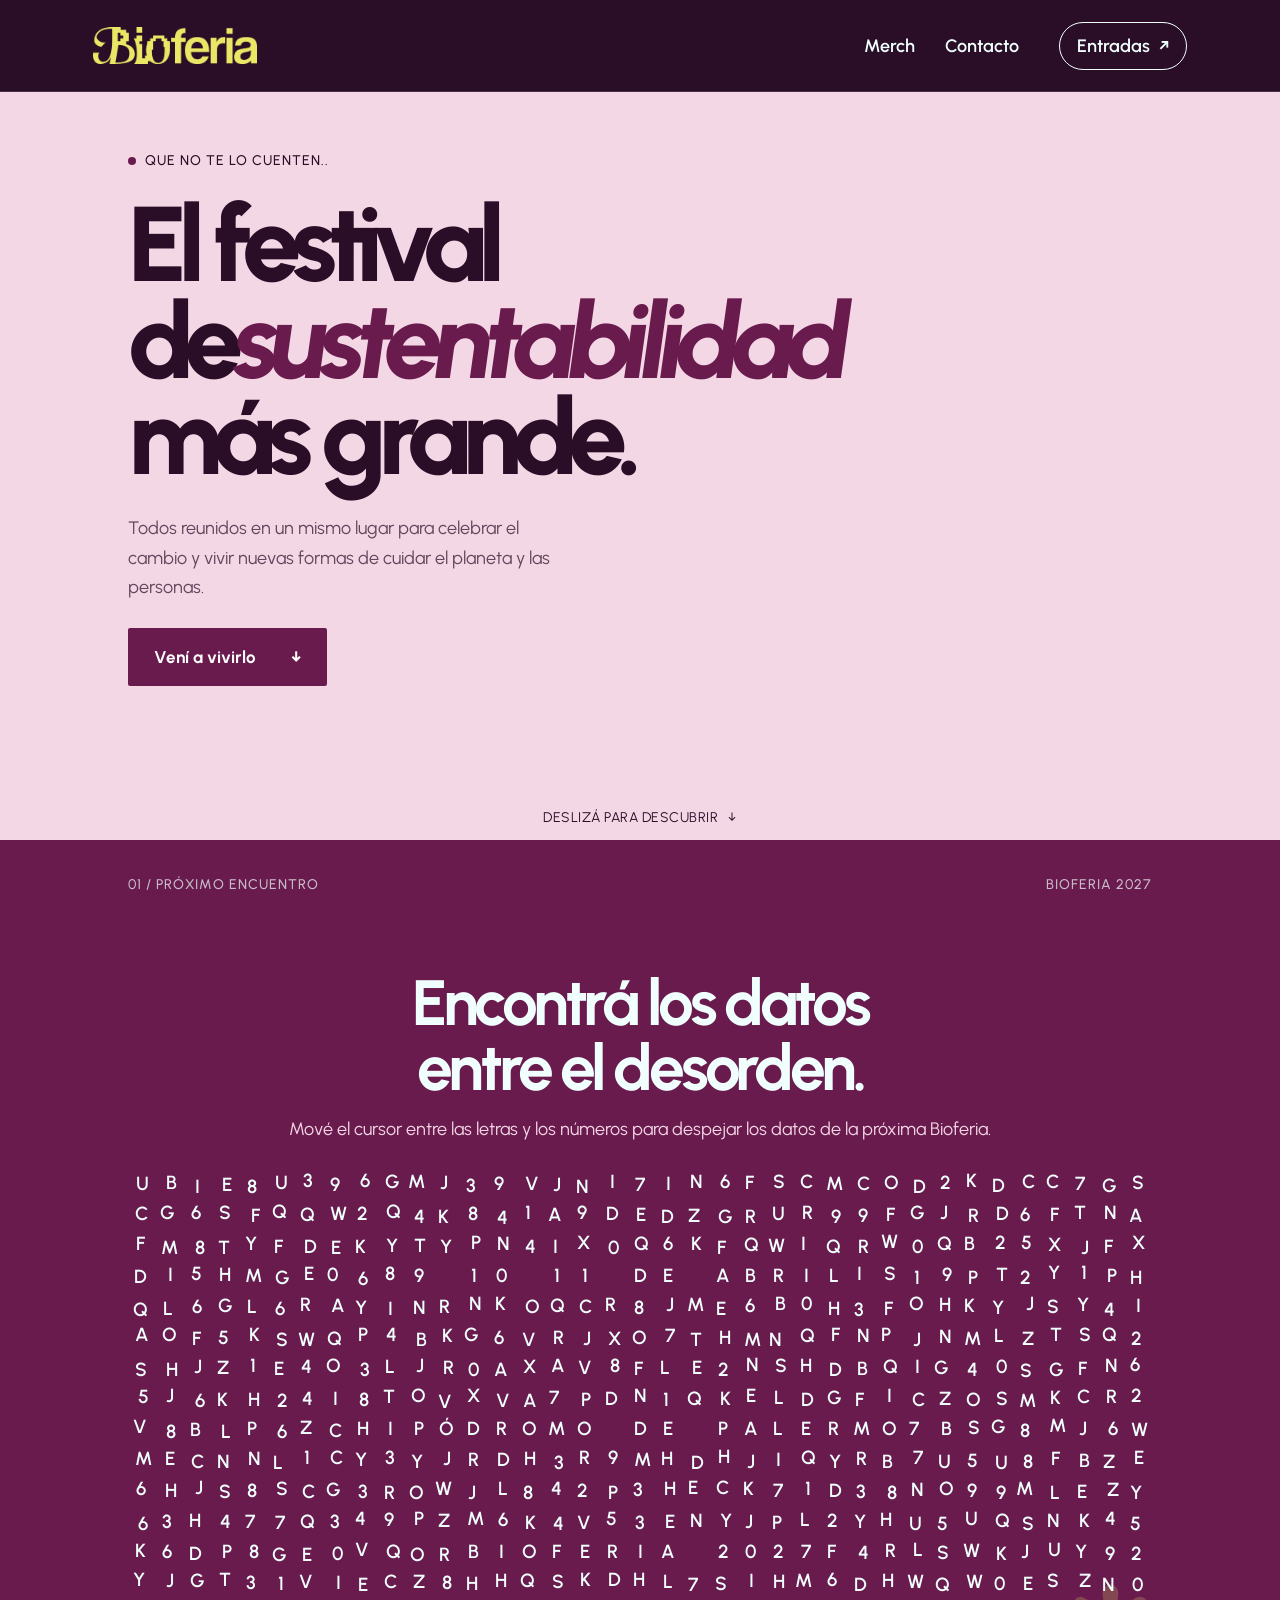
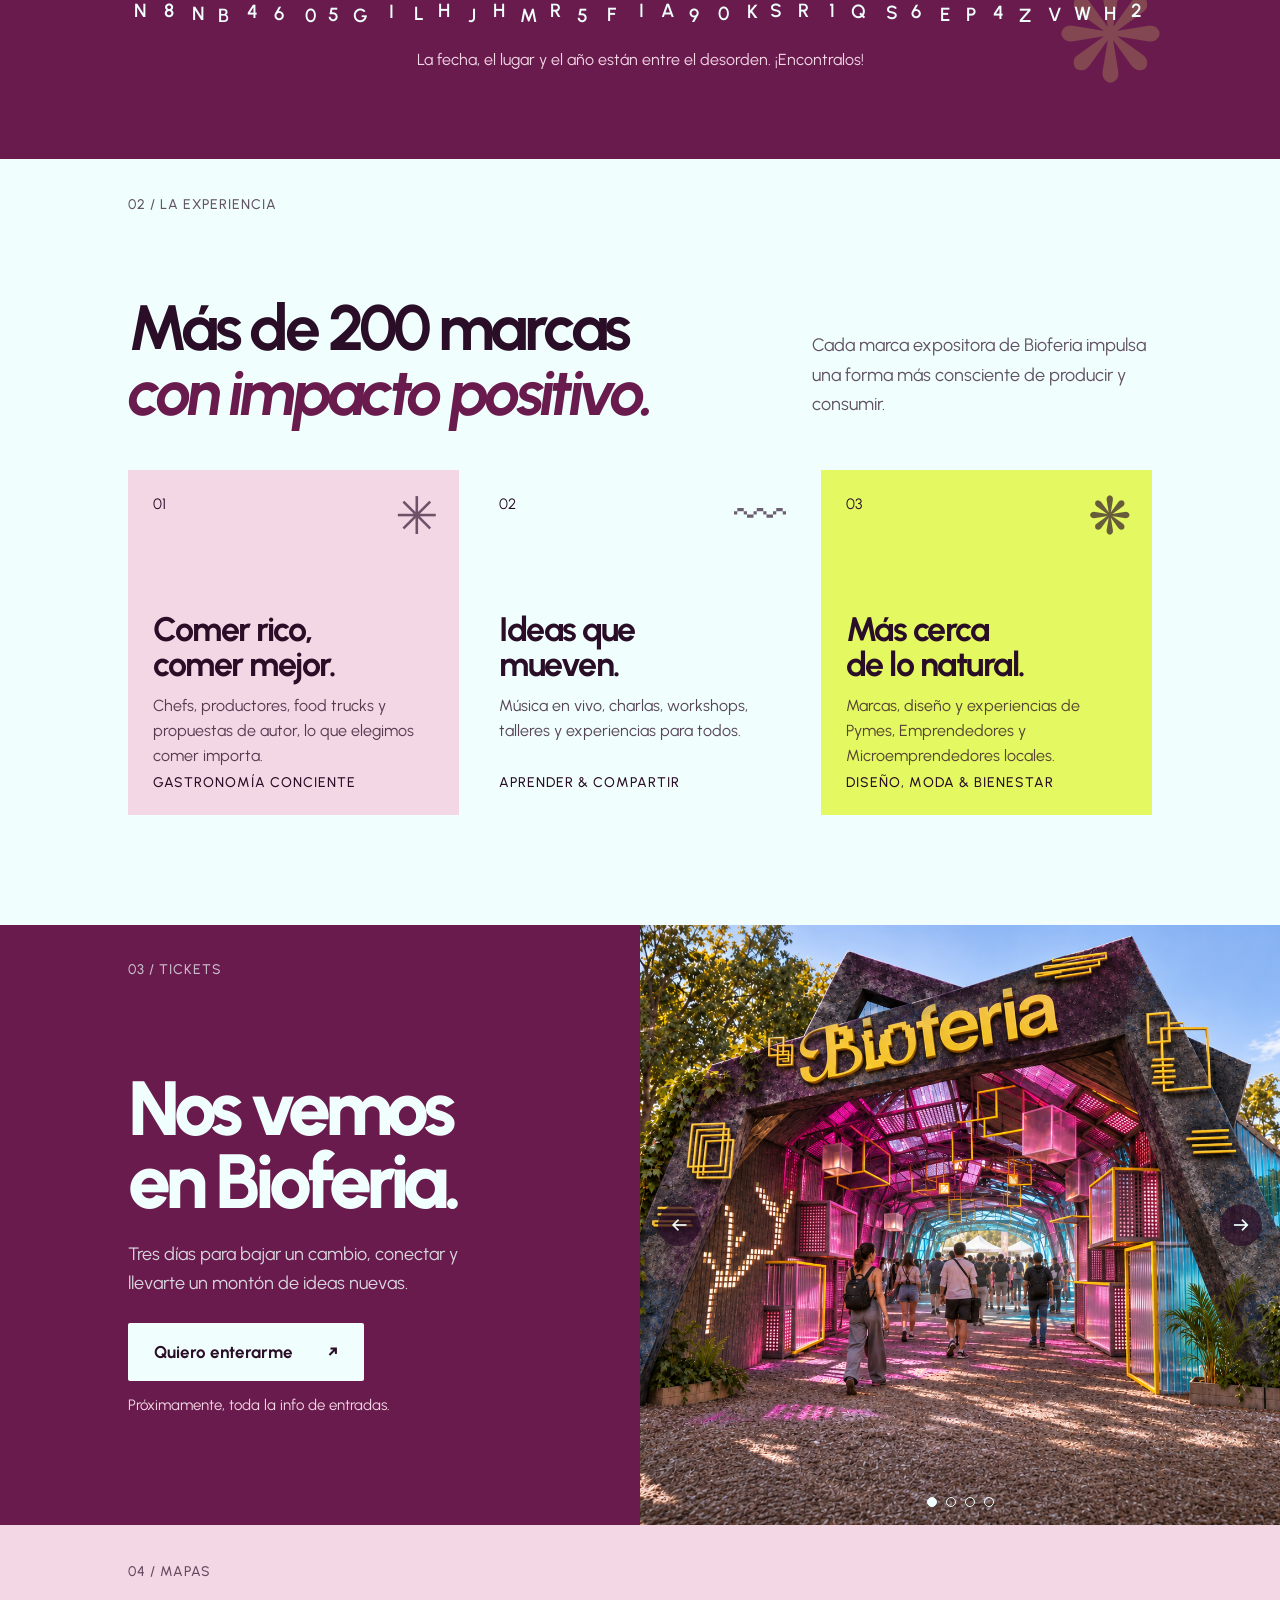
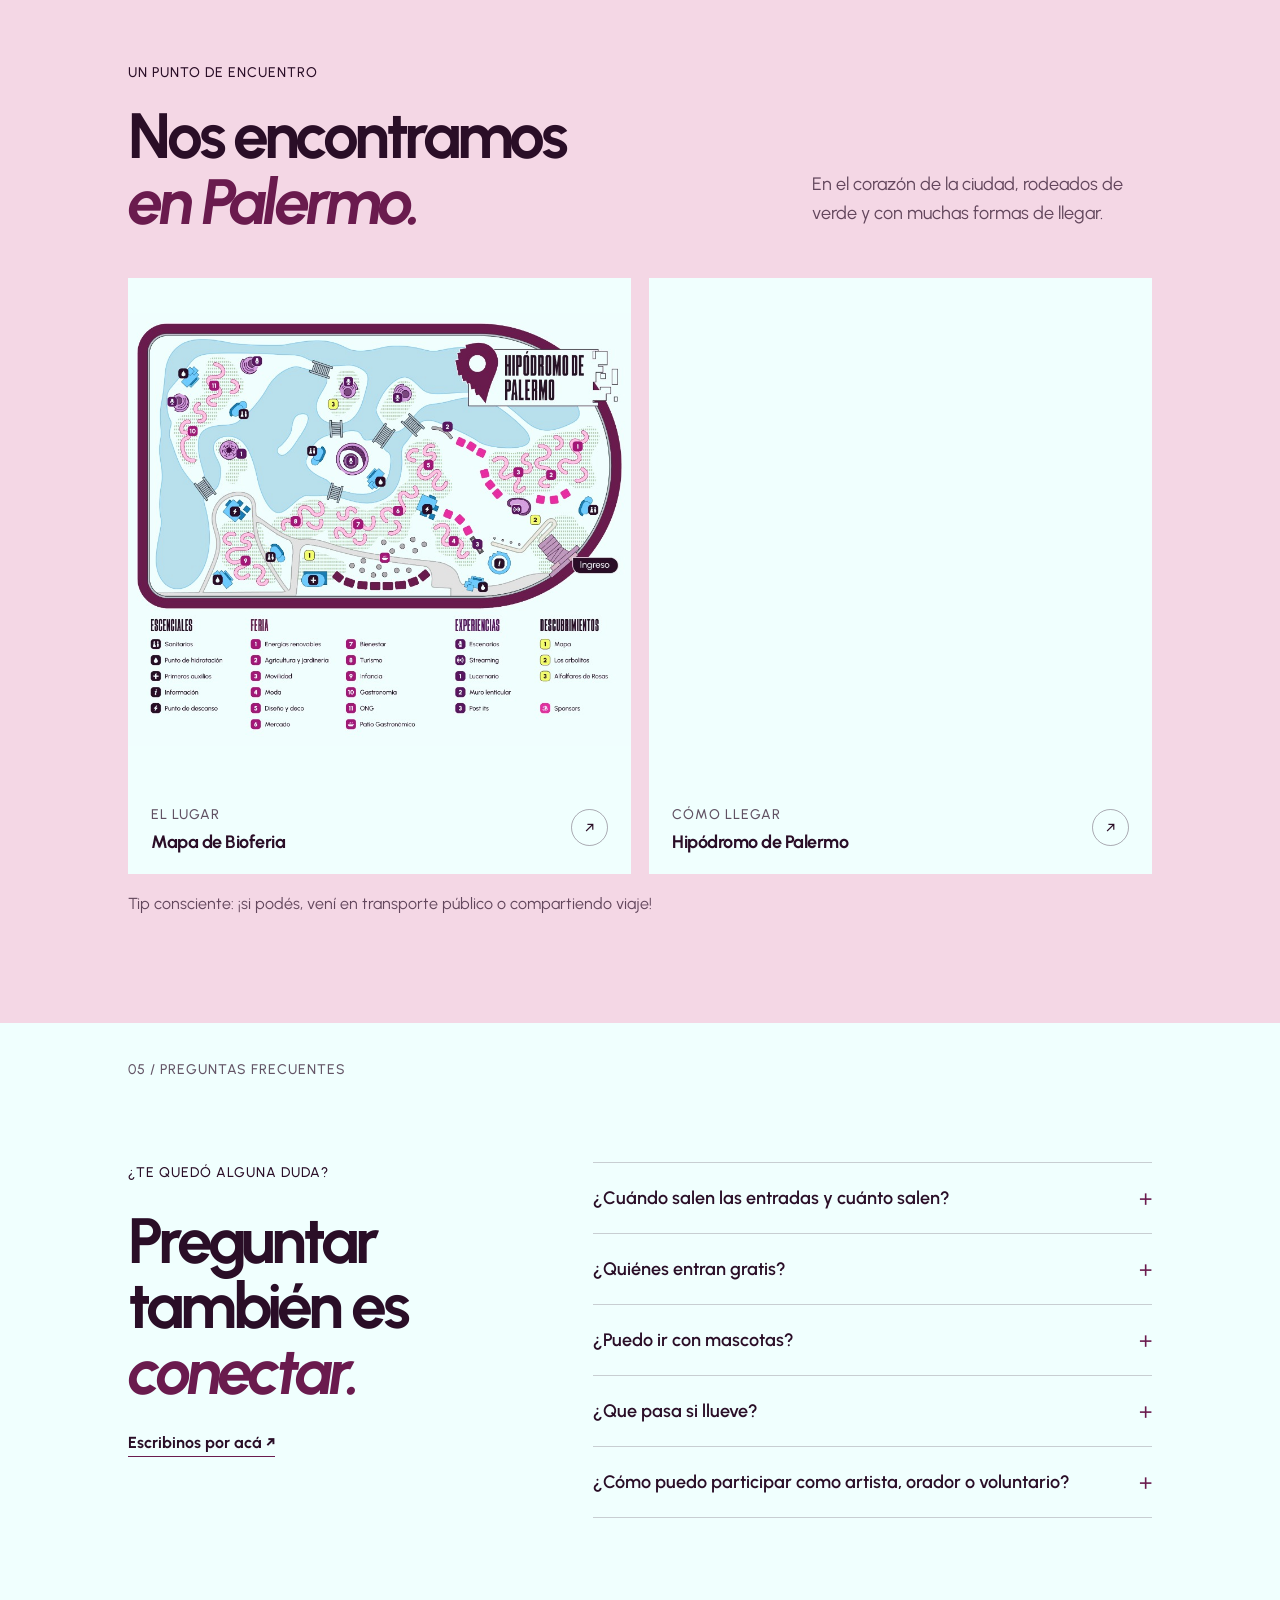
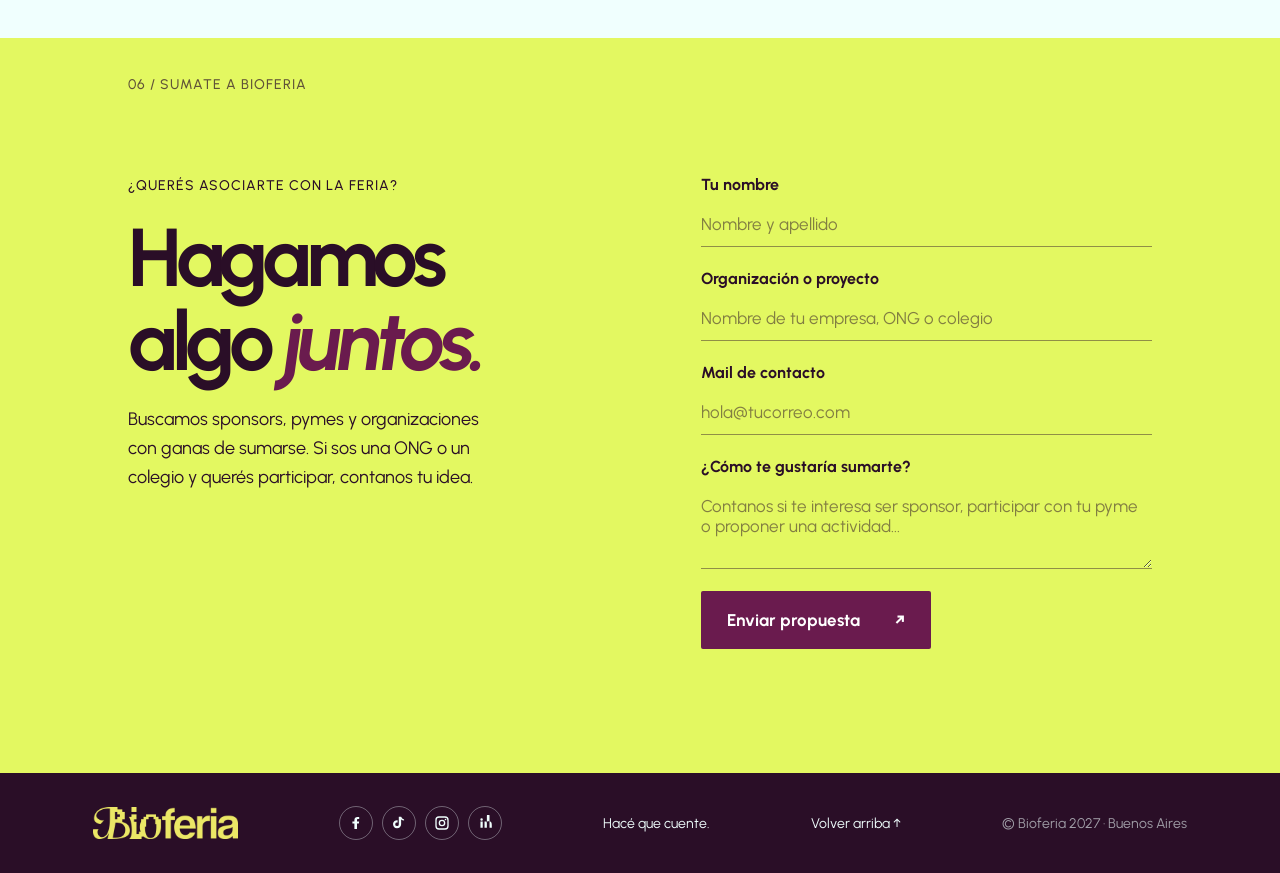
<file: index.html>
<!DOCTYPE html>
<html lang="es">
<head>
    <meta charset="UTF-8">
    <meta name="viewport" content="width=device-width, initial-scale=1.0">
    <meta name="theme-color" content="#f4d7e5">
    <meta name="description" content="Bioferia: Vení a vivirlo, que no te lo cuenten.">
    <title>Bioferia — Hacé que cuente.</title>
    <link rel="preconnect" href="https://fonts.googleapis.com">
    <link rel="preconnect" href="https://fonts.gstatic.com" crossorigin>
    <link href="https://fonts.googleapis.com/css2?family=Urbanist:wght@400;500;600;700;800&display=swap" rel="stylesheet">
    <link rel="stylesheet" href="style.css">
</head>
<body>
    <header class="site-header">
        <a class="brand" href="#inicio" aria-label="Bioferia, inicio">
            <img class="brand-logo" src="assets/bioferia-logo.png" alt="">
        </a>
        <nav class="main-nav" aria-label="Navegación principal">
            <a href="merch.html">Merch</a>
            <a href="#contacto">Contacto</a>
        </nav>
        <a class="header-cta" href="https://www.passline.com/productora/bioferia?srsltid=AYCX9vJIZx5OJpsxn4puYhIpQJVK9QpB20GLQUAMwbEUJy_gg3GSyqM5">Entradas<span aria-hidden="true">↗</span></a>
    </header>

    <main>
        <section class="hero" id="inicio">
            <div class="hero-copy">
                <p class="eyebrow"><span class="live-dot"></span>Que no te lo cuenten..</p>
                <h1>El festival<br>de<span>sustentabilidad</span><br>más grande.</h1>
                <p class="hero-text">Todos reunidos en un mismo lugar para celebrar el cambio y vivir nuevas formas de cuidar el planeta y las personas.</p>

                <a class="button button-dark" href="#secreto">Vení a vivirlo<span aria-hidden="true">↓</span></a>
            </div>
            <div class="hero-bottom">
                <span class="scroll-note">Deslizá para descubrir <span aria-hidden="true">↓</span></span>
            </div>
        </section>

        <section class="reveal-section" id="secreto">
            <div class="section-topline"><span>01 / PRÓXIMO ENCUENTRO</span><span>BIOFERIA 2027</span></div>
            <div class="reveal-content">
                <h2>Encontrá los datos<br>entre el desorden.</h2>
                <p class="reveal-hint">Mové el cursor entre las letras y los números para despejar los datos de la próxima Bioferia.</p>
                <div class="cipher-sheet" id="yellow-board" tabindex="0" role="application" aria-label="Letras y números interactivos. Mové el cursor, el dedo o usá las flechas para dispersarlos.">
                    <svg class="cipher-art" id="cipher-art" viewBox="0 0 1000 520" preserveAspectRatio="none" aria-hidden="true">
                        <g class="cipher-glyphs" id="cipher-glyphs"></g>
                    </svg>
                    <span class="cipher-cursor" id="cipher-cursor" aria-hidden="true"></span>
                </div>
                <p class="stencil-status" id="stencil-status" role="status" aria-live="polite">La fecha, el lugar y el año están entre el desorden. ¡Encontralos!</p>
            </div>
            <div class="reveal-doodle" aria-hidden="true">❋</div>
        </section>

        <section class="experience-section" id="experiencia">
            <div class="section-topline"><span>02 / LA EXPERIENCIA</span></div>
            <div class="experience-heading">
                <h2>Más de 200 marcas<br><span>con impacto positivo.</span></h2>
                <p>Cada marca expositora de Bioferia impulsa una forma más consciente de producir y consumir.</p>
            </div>
            <div class="experience-grid">
                <article class="experience-card card-food">
                    <span class="card-number">01</span><span class="card-emoji" aria-hidden="true">✳</span>
                    <h3>Comer rico,<br>comer mejor.</h3><p>Chefs, productores, food trucks y propuestas de autor, lo que elegimos comer importa.</p>
                    <span class="card-tag">GASTRONOMÍA CONCIENTE</span>
                </article>
                <article class="experience-card card-ideas">
                    <span class="card-number">02</span><span class="card-emoji" aria-hidden="true">〰</span>
                    <h3>Ideas que<br>mueven.</h3><p>Música en vivo, charlas, workshops, talleres y experiencias para todos.</p>
                    <span class="card-tag">APRENDER & COMPARTIR</span>
                </article>
                <article class="experience-card card-nature">
                    <span class="card-number">03</span><span class="card-emoji" aria-hidden="true">❋</span>
                    <h3>Más cerca<br>de lo natural.</h3><p>Marcas, diseño y experiencias de Pymes, Emprendedores y Microemprendedores locales.</p>
                    <span class="card-tag">DISEÑO, MODA & BIENESTAR</span>
                </article>
            </div>
        </section>

        <section class="tickets-section" id="entradas">
            <div class="section-topline"><span>03 / TICKETS</span></div>
            <div class="ticket-copy">
                <h2>Nos vemos<br>en Bioferia.</h2>
                <p>Tres días para bajar un cambio, conectar y llevarte un montón de ideas nuevas.</p>
                <a class="button button-light" href="https://www.passline.com/productora/bioferia?srsltid=AYCX9vJIZx5OJpsxn4puYhIpQJVK9QpB20GLQUAMwbEUJy_gg3GSyqM5">Quiero enterarme <span aria-hidden="true">↗</span></a>
                <span class="ticket-note">Próximamente, toda la info de entradas.</span>
            </div>
            <div class="ticket-art">
                <div class="ticket-carousel" role="group" aria-label="Fotos de Bioferia">
                    <img class="ticket-carousel-image is-active" src="event/Túnel Bioferia de Luz Magenta.png" alt="Túnel iluminado de Bioferia">
                    <img class="ticket-carousel-image" src="event/Pabellón Futuro_ Charlas entre Árboles.png" alt="Pabellón para charlas entre árboles">
                    <img class="ticket-carousel-image" src="event/Pabellón vibrante con hamacas y rampas.png" alt="Pabellón de Bioferia con hamacas y rampas">
                    <img class="ticket-carousel-image" src="event/Pabellón árbol futurista en festival al aire libre.png" alt="Pabellón en forma de árbol en el festival">
                    <button class="ticket-carousel-arrow ticket-carousel-prev" type="button" aria-label="Foto anterior">←</button>
                    <button class="ticket-carousel-arrow ticket-carousel-next" type="button" aria-label="Foto siguiente">→</button>
                    <div class="ticket-carousel-dots" aria-label="Elegir foto">
                        <button type="button" aria-label="Mostrar foto 1" aria-current="true"></button>
                        <button type="button" aria-label="Mostrar foto 2" aria-current="false"></button>
                        <button type="button" aria-label="Mostrar foto 3" aria-current="false"></button>
                        <button type="button" aria-label="Mostrar foto 4" aria-current="false"></button>
                    </div>
                </div>
            </div>
        </section>

        <section class="location-section" id="ubicacion">
            <div class="section-topline"><span>04 / MAPAS</span></div>
            <div class="location-heading">
                <div><p class="eyebrow">Un punto de encuentro</p><h2>Nos encontramos<br><span>en Palermo.</span></h2></div>
                <p>En el corazón de la ciudad, rodeados de verde y con muchas formas de llegar.</p>
            </div>
            <div class="maps-grid">
                <article class="map-card">
                    <button class="map-visual venue-map" type="button" aria-label="Ampliar mapa ilustrado de Bioferia">
                        <img src="assets/bioferia-map.jpg" alt="Mapa ilustrado de Bioferia en el Hipódromo de Palermo" loading="lazy">
                    </button>
                    <div class="map-card-footer"><div><span class="map-kicker">EL LUGAR</span><h3>Mapa de Bioferia</h3></div><a href="https://www.google.com/maps/search/?api=1&query=Hip%C3%B3dromo+de+Palermo+Buenos+Aires" target="_blank" rel="noopener noreferrer" aria-label="Ver Hipódromo de Palermo en Google Maps">↗</a></div>
                </article>
                <article class="map-card">
                    <div class="map-visual route-map">
                        <iframe title="Mapa de Google del Hipódromo de Palermo" src="https://www.google.com/maps/embed?pb=!1m18!1m12!1m3!1d3285.387990011721!2d-58.426159999999996!3d-34.569047999999995!2m3!1f0!2f0!3f0!3m2!1i1024!2i768!4f13.1!3m3!1m2!1s0x95bcb5a28c37ff9b%3A0x289b0f07f03e748b!2sHip%C3%B3dromo%20Palermo!5e0!3m2!1ses!2sar!4v1794269512048!5m2!1ses!2sar" width="600" height="450" style="border:0;" allowfullscreen loading="lazy" referrerpolicy="strict-origin-when-cross-origin"></iframe>
                    </div>
                    <div class="map-card-footer"><div><span class="map-kicker">CÓMO LLEGAR</span><h3>Hipódromo de Palermo</h3></div><a href="https://www.google.com/maps/dir/?api=1&destination=Hip%C3%B3dromo+de+Palermo+Buenos+Aires" target="_blank" rel="noopener noreferrer" aria-label="Cómo llegar en Google Maps">↗</a></div>
                </article>
            </div>
            <p class="transport-note">Tip consciente: ¡si podés, vení en transporte público o compartiendo viaje!</p>
        </section>

        <section class="faq-section" id="faqs">
            <div class="section-topline"><span>05 / PREGUNTAS FRECUENTES</span></div>
            <div class="faq-layout">
                <div class="faq-intro"><p class="eyebrow">¿Te quedó alguna duda?</p><h2>Preguntar<br>también es<br><span>conectar.</span></h2><a href="#contacto">Escribinos por acá ↗</a></div>
                <div class="faq-list">
                    <details><summary>¿Cuándo salen las entradas y cuánto salen?<span aria-hidden="true">+</span></summary><p>¡Las entradas ya están a la venta! Para esto tenés que ir a Passline. El valor varía dependiendo del tipo de entrada que decidas comprar; el valor general inicial es de $25.000. Para más información seguinos en instagram @bioferia.fs</p></details>
                    <details><summary>¿Quiénes entran gratis?<span aria-hidden="true">+</span></summary><p>Entran gratis:
                        Menores de 12 años.
                        Personas con discapacidad y sus acompañantes.
                        Jubiladas y jubilados con carnet.</p></details>
                    <details><summary>¿Puedo ir con mascotas?<span aria-hidden="true">+</span></summary><p>Tristemente no se puede participar de la bioferia con mascotas. Por políticas del Hipódromo de Palermo, no se permite el ingreso al predio.</p></details>
                    <details><summary>¿Que pasa si llueve?<span aria-hidden="true">+</span></summary><p>Dependiendo del nivel pronosticado el evento podría llegar a re-programarse. Lo anunciaremos en la web y en todas las redes al momento de la feria.</p></details>
                    <details><summary>¿Cómo puedo participar como artista, orador o voluntario?<span aria-hidden="true">+</span></summary><p>¡¿Querés ser parte de la familia bioferia?! Genial, las convocatorias para artistas, oradores y contenido se anuncian en las redes sociales @bioferia.fs te recomendamos seguirnos y estar atento.</p></details>
                </div>
            </div>
        </section>

        <section class="contact-section" id="contacto">
            <div class="contact-topline"><span>06 / SUMATE A BIOFERIA</span></div>
            <div class="contact-layout">
                <div class="contact-copy"><p class="eyebrow">¿Querés asociarte con la feria?</p><h2>Hagamos<br>algo <span>juntos.</span></h2><p>Buscamos sponsors, pymes y organizaciones con ganas de sumarse. Si sos una ONG o un colegio y querés participar, contanos tu idea.</p> </div>
                <form class="contact-form" id="contact-form">
                    <label for="name">Tu nombre</label>
                    <input id="name" name="name" type="text" placeholder="Nombre y apellido" autocomplete="name" required>
                    <label for="organization">Organización o proyecto</label>
                    <input id="organization" name="organization" type="text" placeholder="Nombre de tu empresa, ONG o colegio" required>
                    <label for="email">Mail de contacto</label>
                    <input id="email" name="email" type="email" placeholder="hola@tucorreo.com" autocomplete="email" required>
                    <label for="message">¿Cómo te gustaría sumarte?</label>
                    <textarea id="message" name="message" rows="3" placeholder="Contanos si te interesa ser sponsor, participar con tu pyme o proponer una actividad..." required></textarea>
                    <button class="button button-dark submit-button" type="submit">Enviar propuesta <span aria-hidden="true">↗</span></button>
                    <p class="form-status" id="form-status" role="status" aria-live="polite"></p>
                </form>
            </div>
        </section>
    </main>

    <dialog class="map-image-dialog" id="map-image-dialog" aria-label="Mapa ampliado de Bioferia">
        <button class="map-image-dialog-close" type="button" aria-label="Cerrar mapa">×</button>
        <img src="assets/bioferia-map.jpg" alt="Mapa ilustrado de Bioferia en el Hipódromo de Palermo">
    </dialog>

    <footer class="site-footer">
        <a class="brand footer-brand" href="#inicio" aria-label="Bioferia, volver al inicio"><img class="brand-logo" src="assets/bioferia-logo.png" alt=""></a>
        <nav class="footer-social" aria-label="Redes sociales">
            <a href="https://www.facebook.com/BioferiaOficial" target="_blank" rel="noopener noreferrer" aria-label="Facebook">
                <svg viewBox="0 0 24 24" aria-hidden="true"><path d="M13.5 21v-8.2h2.8l.4-3.2h-3.2V7.5c0-.9.3-1.6 1.6-1.6h1.7V3.1c-.3 0-1.4-.1-2.7-.1-2.7 0-4.5 1.7-4.5 4.7v1.9h-3v3.2h3V21h3.9Z"/></svg>
            </a>
            <a href="https://www.tiktok.com/@bioferia" target="_blank" rel="noopener noreferrer" aria-label="TikTok">
                <svg viewBox="0 0 24 24" aria-hidden="true"><path d="M19.6 8.3a7.1 7.1 0 0 1-4.4-1.5v7.1a6.1 6.1 0 1 1-5.3-6.1v3.6a2.7 2.7 0 1 0 1.8 2.5V2.5h3.5a7.1 7.1 0 0 0 4.4 4.3v1.5Z"/></svg>
            </a>
            <a href="https://www.instagram.com/bio.feria/" target="_blank" rel="noopener noreferrer" aria-label="Instagram">
                <svg viewBox="0 0 24 24" aria-hidden="true"><path d="M7.5 2h9A5.5 5.5 0 0 1 22 7.5v9a5.5 5.5 0 0 1-5.5 5.5h-9A5.5 5.5 0 0 1 2 16.5v-9A5.5 5.5 0 0 1 7.5 2Zm0 2A3.5 3.5 0 0 0 4 7.5v9A3.5 3.5 0 0 0 7.5 20h9a3.5 3.5 0 0 0 3.5-3.5v-9A3.5 3.5 0 0 0 16.5 4h-9Zm4.5 3a5 5 0 1 1 0 10 5 5 0 0 1 0-10Zm0 2a3 3 0 1 0 0 6 3 3 0 0 0 0-6Zm5.3-3.5a1.2 1.2 0 1 1 0 2.4 1.2 1.2 0 0 1 0-2.4Z"/></svg>
            </a>
            <a href="https://www.linkedin.com/company/bioferia/" target="_blank" rel="noopener noreferrer" aria-label="LinkedIn">
                <svg viewBox="0 0 24 24" aria-hidden="true"><path d="M6.9 8.7A1.8 1.8 0 1 1 6.9 5a1.8 1.8 0 0 1 0 3.7ZM5.2 9.9h3.4V19H5.2V9.9Zm5.5 0h3.3v1.2h.1c.5-.9 1.7-1.8 3.6-1.8 3.8 0 4.5 2.5 4.5 5.8V19h-3.4v-17.1c0-1.3-.1-3-1.8-3-1.9 0-2.2 1.5-2.2 2.9V19h-3.5V9.9Z"/></svg>
            </a>
        </nav>
        <span>Hacé que cuente.</span>
        <a href="#inicio">Volver arriba ↑</a>
        <span class="footer-copy">© Bioferia 2027 · Buenos Aires</span>
    </footer>

    <script>
        const svgNamespace = "http://www.w3.org/2000/svg";
        const cipherArt = document.querySelector("#cipher-art");
        const cipherGlyphs = document.querySelector("#cipher-glyphs");
        const decoderBoard = document.querySelector("#yellow-board");
        const cipherCursor = document.querySelector("#cipher-cursor");
        const stencilStatus = document.querySelector("#stencil-status");
        const messages = [
            "9 10 11 DE ABRIL",
            "HIPÓDROMO DE PALERMO",
            "BIOFERIA 2027"
        ];
        const alphabet = "ABCDEFGHIJKLMNOPQRSTUVWXYZ0123456789";
        const noiseGlyphs = [];
        const messageGlyphs = [];
        let revealRadius = 28;
        let revealedCount = 0;
        let pointer = null;
        let activePointer = null;
        let animationFrame = 0;
        let fieldWidth = 1000;
        let fieldHeight = 520;
        let repulsionRadius = 70;
        let repulsionStrength = 48;

        const randomLetter = () => alphabet[Math.floor(Math.random() * alphabet.length)];
        const createSvgText = (group, value, x, y) => {
            const text = document.createElementNS(svgNamespace, "text");
            text.setAttribute("x", String(x));
            text.setAttribute("y", String(y));
            text.textContent = value;
            group.append(text);
            return text;
        };

        const renderField = () => {
            const rect = decoderBoard.getBoundingClientRect();
            if (!rect.width || !rect.height) return;
            fieldWidth = rect.width;
            fieldHeight = rect.height;
            cipherArt.setAttribute("viewBox", `0 0 ${fieldWidth} ${fieldHeight}`);
            cipherGlyphs.replaceChildren();
            noiseGlyphs.length = 0;
            messageGlyphs.length = 0;
            revealedCount = 0;

            const columns = Math.max(
                ...messages.map((message) => message.length + 2),
                Math.floor(fieldWidth / 27)
            );
            const rows = Math.max(10, Math.floor(fieldHeight / 30));
            const cellWidth = fieldWidth / columns;
            const cellHeight = fieldHeight / rows;
            const fontSize = Math.min(17, cellWidth * 0.64, cellHeight * 0.64) + 2;
            const occupiedCells = new Set();
            revealRadius = Math.max(12, cellWidth * 0.78);
            stencilStatus.textContent = "La fecha, el lugar y el año están entre el desorden. ¡Encontralos!";
            const messageRows = [
                Math.round(rows * 0.22),
                Math.round(rows * 0.5),
                Math.round(rows * 0.78)
            ];
            cipherGlyphs.style.fontSize = `${fontSize}px`;
            repulsionRadius = Math.max(44, cellWidth * 3);
            repulsionStrength = cellWidth * 1.8;

            messages.forEach((message, index) => {
                const startColumn = Math.floor((columns - message.length) / 2);
                const row = messageRows[index];
                [...message].forEach((character, characterIndex) => {
                    const column = startColumn + characterIndex;
                    occupiedCells.add(`${row}:${column}`);
                    if (character !== " ") {
                        const element = createSvgText(
                            cipherGlyphs,
                            character,
                            (column + 0.5) * cellWidth,
                            (row + 0.5) * cellHeight
                        );
                        element.classList.add("cipher-message-glyph");
                        messageGlyphs.push({ element, x: (column + 0.5) * cellWidth, y: (row + 0.5) * cellHeight });
                    }
                });
            });

            for (let row = 0; row < rows; row++) {
                for (let column = 0; column < columns; column++) {
                    if (occupiedCells.has(`${row}:${column}`)) continue;
                    const x = (column + 0.5) * cellWidth + (Math.random() - 0.5) * cellWidth * 0.2;
                    const y = (row + 0.5) * cellHeight + (Math.random() - 0.5) * cellHeight * 0.2;
                    const element = createSvgText(cipherGlyphs, randomLetter(), x, y);
                    noiseGlyphs.push({ element, x, y, currentX: x, currentY: y });
                }
            }
        };
        renderField();
        new ResizeObserver(renderField).observe(decoderBoard);

        const animateNoise = () => {
            let isMoving = false;
            noiseGlyphs.forEach((glyph, index) => {
                let targetX = glyph.x;
                let targetY = glyph.y;
                if (pointer) {
                    let dx = glyph.x - pointer.x;
                    let dy = glyph.y - pointer.y;
                    const distance = Math.hypot(dx, dy);
                    if (distance < repulsionRadius) {
                        if (distance < 0.01) {
                            const angle = index * 2.399;
                            dx = Math.cos(angle);
                            dy = Math.sin(angle);
                        }
                        const force = (1 - distance / repulsionRadius) ** 2 * repulsionStrength;
                        const directionLength = Math.hypot(dx, dy);
                        targetX += dx / directionLength * force;
                        targetY += dy / directionLength * force;
                    }
                }

                glyph.currentX += (targetX - glyph.currentX) * 0.2;
                glyph.currentY += (targetY - glyph.currentY) * 0.2;
                glyph.element.setAttribute("x", String(glyph.currentX));
                glyph.element.setAttribute("y", String(glyph.currentY));
                if (Math.abs(targetX - glyph.currentX) > 0.2 || Math.abs(targetY - glyph.currentY) > 0.2) {
                    isMoving = true;
                }
            });

            if (isMoving) {
                animationFrame = requestAnimationFrame(animateNoise);
            } else {
                animationFrame = 0;
            }
        };

        const setPointer = (clientX, clientY) => {
            const rect = decoderBoard.getBoundingClientRect();
            pointer = {
                x: clientX - rect.left,
                y: clientY - rect.top
            };
            cipherCursor.style.left = `${pointer.x}px`;
            cipherCursor.style.top = `${pointer.y}px`;
            cipherCursor.classList.add("is-visible");
            revealMessagesAtPointer();
            if (!animationFrame) animationFrame = requestAnimationFrame(animateNoise);
        };

        const revealMessagesAtPointer = () => {
            messageGlyphs.forEach((glyph) => {
                if (!glyph.element.classList.contains("is-revealed") &&
                    Math.hypot(glyph.x - pointer.x, glyph.y - pointer.y) <= revealRadius) {
                    glyph.element.classList.add("is-revealed");
                    revealedCount++;
                    stencilStatus.textContent = revealedCount === messageGlyphs.length
                        ? "¡Descubriste todos los datos de Bioferia 2027!"
                        : `Revelaste ${revealedCount} de ${messageGlyphs.length} letras y números del mensaje.`;
                }
            });
        };

        const clearPointer = () => {
            pointer = null;
            cipherCursor.classList.remove("is-visible");
            if (!animationFrame) animationFrame = requestAnimationFrame(animateNoise);
        };

        decoderBoard.addEventListener("pointerenter", (event) => {
            if (event.pointerType === "mouse") setPointer(event.clientX, event.clientY);
        });
        decoderBoard.addEventListener("pointermove", (event) => {
            if (event.pointerType === "mouse" || activePointer === event.pointerId) {
                setPointer(event.clientX, event.clientY);
            }
        });
        decoderBoard.addEventListener("pointerdown", (event) => {
            if (event.pointerType !== "mouse") {
                activePointer = event.pointerId;
                decoderBoard.setPointerCapture(event.pointerId);
                setPointer(event.clientX, event.clientY);
            }
        });
        decoderBoard.addEventListener("pointerup", (event) => {
            if (activePointer === event.pointerId) {
                activePointer = null;
                clearPointer();
            }
        });
        decoderBoard.addEventListener("pointercancel", () => {
            activePointer = null;
            clearPointer();
        });
        decoderBoard.addEventListener("pointerleave", (event) => {
            if (event.pointerType === "mouse") clearPointer();
        });
        decoderBoard.addEventListener("keydown", (event) => {
            const movement = { ArrowLeft: [-30, 0], ArrowRight: [30, 0], ArrowUp: [0, -30], ArrowDown: [0, 30] }[event.key];
            if (!movement) return;
            event.preventDefault();
            if (!pointer) pointer = { x: fieldWidth / 2, y: fieldHeight / 2 };
            pointer.x = Math.max(0, Math.min(fieldWidth, pointer.x + movement[0]));
            pointer.y = Math.max(0, Math.min(fieldHeight, pointer.y + movement[1]));
            cipherCursor.style.left = `${pointer.x}px`;
            cipherCursor.style.top = `${pointer.y}px`;
            cipherCursor.classList.add("is-visible");
            revealMessagesAtPointer();
            if (!animationFrame) animationFrame = requestAnimationFrame(animateNoise);
        });

        document.querySelector("#contact-form").addEventListener("submit", (event) => {
            event.preventDefault();
            const form = event.currentTarget;
            const name = form.elements.name.value.trim();
            const organization = form.elements.organization.value.trim();
            const email = form.elements.email.value.trim();
            const message = form.elements.message.value.trim();
            const subject = encodeURIComponent(`Propuesta de alianza para Bioferia — ${organization}`);
            const body = encodeURIComponent(`Nombre: ${name}\nOrganización o proyecto: ${organization}\nEmail: ${email}\n\nPropuesta:\n${message}`);
            document.querySelector("#form-status").textContent = "Se va a abrir tu correo para que puedas enviar el mensaje.";
            window.location.href = `mailto:hola@bioferia.com.ar?subject=${subject}&body=${body}`;
        });

        const ticketCarousel = document.querySelector(".ticket-carousel");
        if (ticketCarousel) {
            const ticketImages = [...ticketCarousel.querySelectorAll(".ticket-carousel-image")];
            const ticketDots = [...ticketCarousel.querySelectorAll(".ticket-carousel-dots button")];
            let ticketIndex = 0;
            let ticketAutoplay;

            const showTicketImage = (index) => {
                ticketIndex = (index + ticketImages.length) % ticketImages.length;
                ticketImages.forEach((image, imageIndex) => {
                    image.classList.toggle("is-active", imageIndex === ticketIndex);
                });
                ticketDots.forEach((dot, dotIndex) => {
                    dot.setAttribute("aria-current", String(dotIndex === ticketIndex));
                });
            };
            const stopTicketAutoplay = () => window.clearInterval(ticketAutoplay);
            const startTicketAutoplay = () => {
                if (window.matchMedia("(prefers-reduced-motion: reduce)").matches) return;
                stopTicketAutoplay();
                ticketAutoplay = window.setInterval(() => showTicketImage(ticketIndex + 1), 5000);
            };

            ticketCarousel.querySelector(".ticket-carousel-prev").addEventListener("click", () => showTicketImage(ticketIndex - 1));
            ticketCarousel.querySelector(".ticket-carousel-next").addEventListener("click", () => showTicketImage(ticketIndex + 1));
            ticketDots.forEach((dot, index) => {
                dot.addEventListener("click", () => showTicketImage(index));
            });
            ticketCarousel.addEventListener("mouseenter", stopTicketAutoplay);
            ticketCarousel.addEventListener("mouseleave", startTicketAutoplay);
            ticketCarousel.addEventListener("focusin", stopTicketAutoplay);
            ticketCarousel.addEventListener("focusout", startTicketAutoplay);
            startTicketAutoplay();
        }

        const mapDialog = document.querySelector("#map-image-dialog");
        const mapTrigger = document.querySelector(".venue-map");
        mapTrigger.addEventListener("click", () => mapDialog.showModal());
        mapDialog.querySelector(".map-image-dialog-close").addEventListener("click", () => mapDialog.close());
        mapDialog.addEventListener("click", (event) => {
            if (event.target === mapDialog) mapDialog.close();
        });
    </script>
</body>
</html>
</file>
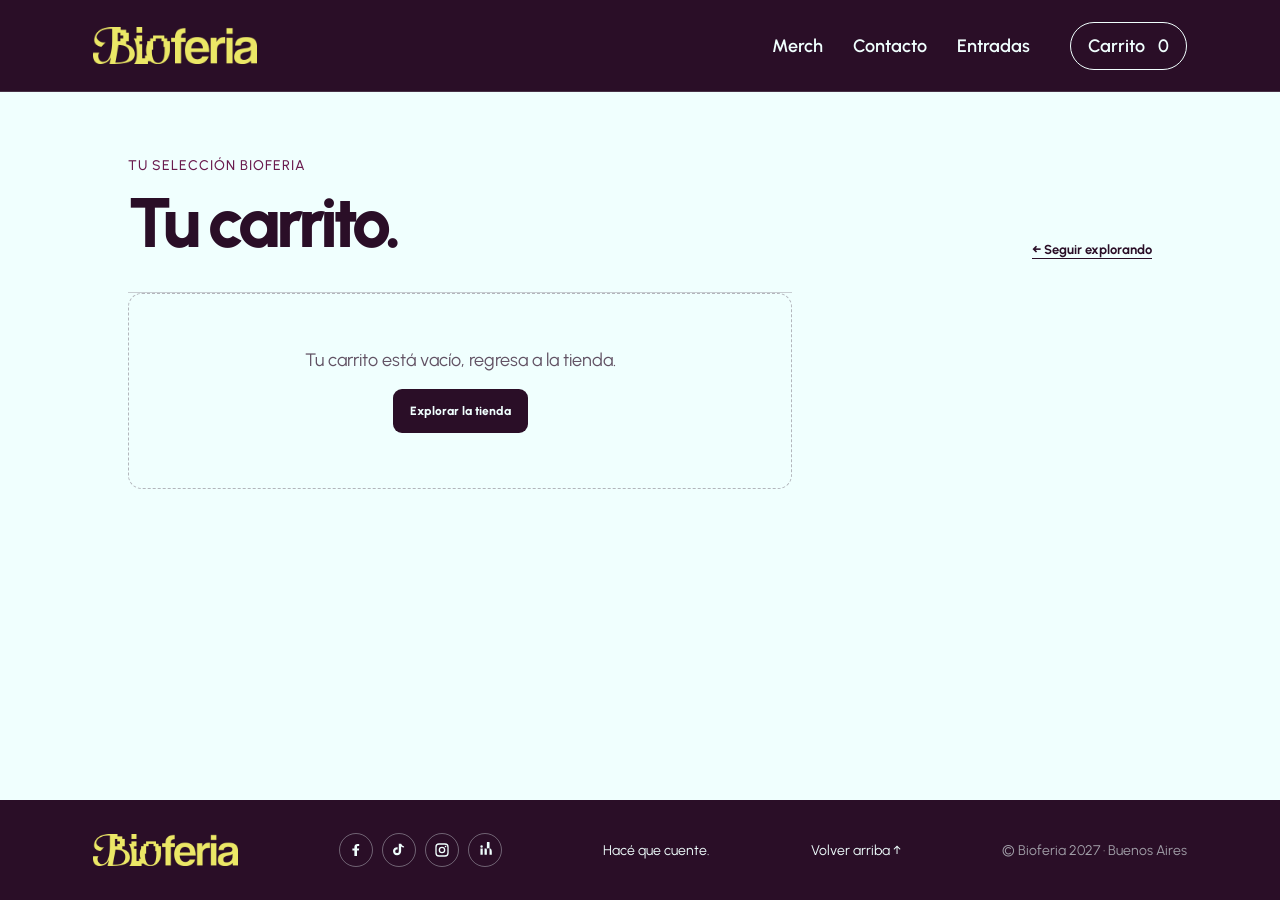
<file: carrito.html>
<!DOCTYPE html>
<html lang="es">
<head>
    <meta charset="UTF-8">
    <meta name="viewport" content="width=device-width, initial-scale=1.0">
    <meta name="theme-color" content="#2a0e27">
    <meta name="description" content="Tu carrito de la tienda Bioferia.">
    <title>Carrito — Bioferia</title>
    <link rel="preconnect" href="https://fonts.googleapis.com">
    <link rel="preconnect" href="https://fonts.gstatic.com" crossorigin>
    <link href="https://fonts.googleapis.com/css2?family=Urbanist:wght@400;500;600;700;800&display=swap" rel="stylesheet">
    <link rel="stylesheet" href="style.css">
    <link rel="stylesheet" href="merch.css">
</head>
<body>
    <header class="site-header">
        <a class="brand" href="index.html#inicio" aria-label="Bioferia, inicio">
            <img class="brand-logo" src="assets/bioferia-logo.png" alt="">
        </a>
        <nav class="main-nav" aria-label="Navegación principal">
            <a href="merch.html">Merch</a>
            <a href="index.html#contacto">Contacto</a>
            <a href="index.html#entradas">Entradas</a>
        </nav>
        <a class="header-cta merch-cart-link" href="carrito.html" aria-current="page">Carrito <span class="cart-count" data-cart-count>0</span></a>
    </header>

    <main id="inicio" class="cart-page">
        <div class="cart-heading">
            <div><p class="eyebrow">TU SELECCIÓN BIOFERIA</p><h1>Tu carrito.</h1></div>
            <a href="merch.html#tienda">← Seguir explorando</a>
        </div>
        <div class="cart-layout">
            <section id="cart-items" class="cart-items" aria-label="Productos en tu carrito"></section>
            <aside class="cart-summary" id="cart-summary">
                <h2>Resumen del pedido</h2>
                <div class="summary-row"><span>Subtotal</span><span id="cart-subtotal">$0</span></div>
                <div class="summary-row"><span>Envío</span><span>A coordinar</span></div>
                <div class="summary-row summary-total"><span>Total</span><span id="cart-total">$0</span></div>
                <button class="checkout-button" id="checkout-button" type="button">Continuar pedido <span>↗</span></button>
                <p class="cart-disclaimer">El botón prepara un correo para coordinar pago, entrega y disponibilidad. El envío se cotiza aparte.</p>
            </aside>
        </div>
    </main>

    <footer class="site-footer">
        <a class="brand footer-brand" href="index.html#inicio" aria-label="Bioferia, volver al inicio"><img class="brand-logo" src="assets/bioferia-logo.png" alt=""></a>
        <nav class="footer-social" aria-label="Redes sociales">
            <a href="https://www.facebook.com/BioferiaOficial" target="_blank" rel="noopener noreferrer" aria-label="Facebook">
                <svg viewBox="0 0 24 24" aria-hidden="true"><path d="M13.5 21v-8.2h2.8l.4-3.2h-3.2V7.5c0-.9.3-1.6 1.6-1.6h1.7V3.1c-.3 0-1.4-.1-2.7-.1-2.7 0-4.5 1.7-4.5 4.7v1.9h-3v3.2h3V21h3.9Z"/></svg>
            </a>
            <a href="https://www.tiktok.com/@bioferia" target="_blank" rel="noopener noreferrer" aria-label="TikTok">
                <svg viewBox="0 0 24 24" aria-hidden="true"><path d="M19.6 8.3a7.1 7.1 0 0 1-4.4-1.5v7.1a6.1 6.1 0 1 1-5.3-6.1v3.6a2.7 2.7 0 1 0 1.8 2.5V2.5h3.5a7.1 7.1 0 0 0 4.4 4.3v1.5Z"/></svg>
            </a>
            <a href="https://www.instagram.com/bio.feria/" target="_blank" rel="noopener noreferrer" aria-label="Instagram">
                <svg viewBox="0 0 24 24" aria-hidden="true"><path d="M7.5 2h9A5.5 5.5 0 0 1 22 7.5v9a5.5 5.5 0 0 1-5.5 5.5h-9A5.5 5.5 0 0 1 2 16.5v-9A5.5 5.5 0 0 1 7.5 2Zm0 2A3.5 3.5 0 0 0 4 7.5v9A3.5 3.5 0 0 0 7.5 20h9a3.5 3.5 0 0 0 3.5-3.5v-9A3.5 3.5 0 0 0 16.5 4h-9Zm4.5 3a5 5 0 1 1 0 10 5 5 0 0 1 0-10Zm0 2a3 3 0 1 0 0 6 3 3 0 0 0 0-6Zm5.3-3.5a1.2 1.2 0 1 1 0 2.4 1.2 1.2 0 0 1 0-2.4Z"/></svg>
            </a>
            <a href="https://www.linkedin.com/company/bioferia/" target="_blank" rel="noopener noreferrer" aria-label="LinkedIn">
                <svg viewBox="0 0 24 24" aria-hidden="true"><path d="M6.9 8.7A1.8 1.8 0 1 1 6.9 5a1.8 1.8 0 0 1 0 3.7ZM5.2 9.9h3.4V19H5.2V9.9Zm5.5 0h3.3v1.2h.1c.5-.9 1.7-1.8 3.6-1.8 3.8 0 4.5 2.5 4.5 5.8V19h-3.4v-17.1c0-1.3-.1-3-1.8-3-1.9 0-2.2 1.5-2.2 2.9V19h-3.5V9.9Z"/></svg>
            </a>
        </nav>
        <span>Hacé que cuente.</span>
        <a href="#inicio">Volver arriba ↑</a>
        <span class="footer-copy">© Bioferia 2027 · Buenos Aires</span>
    </footer>

    <script src="merch.js"></script>
</body>
</html>
</file>
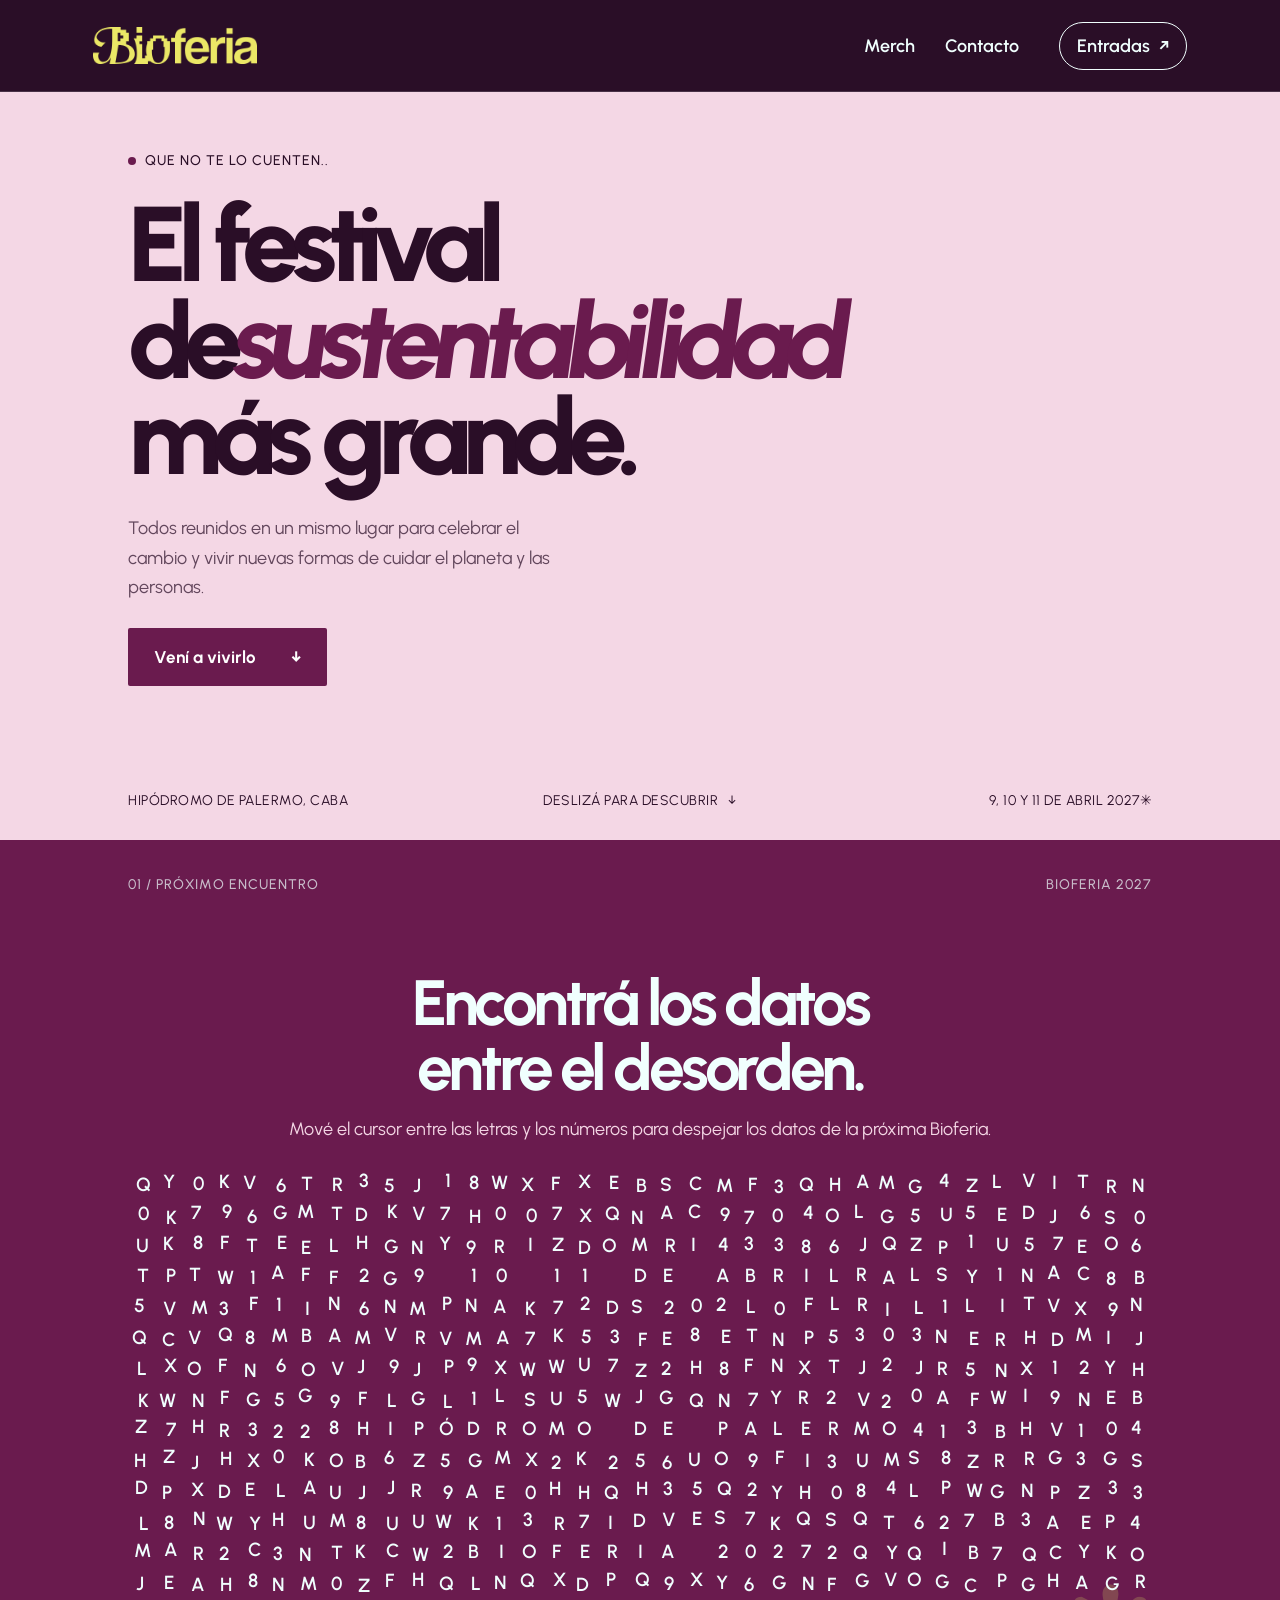
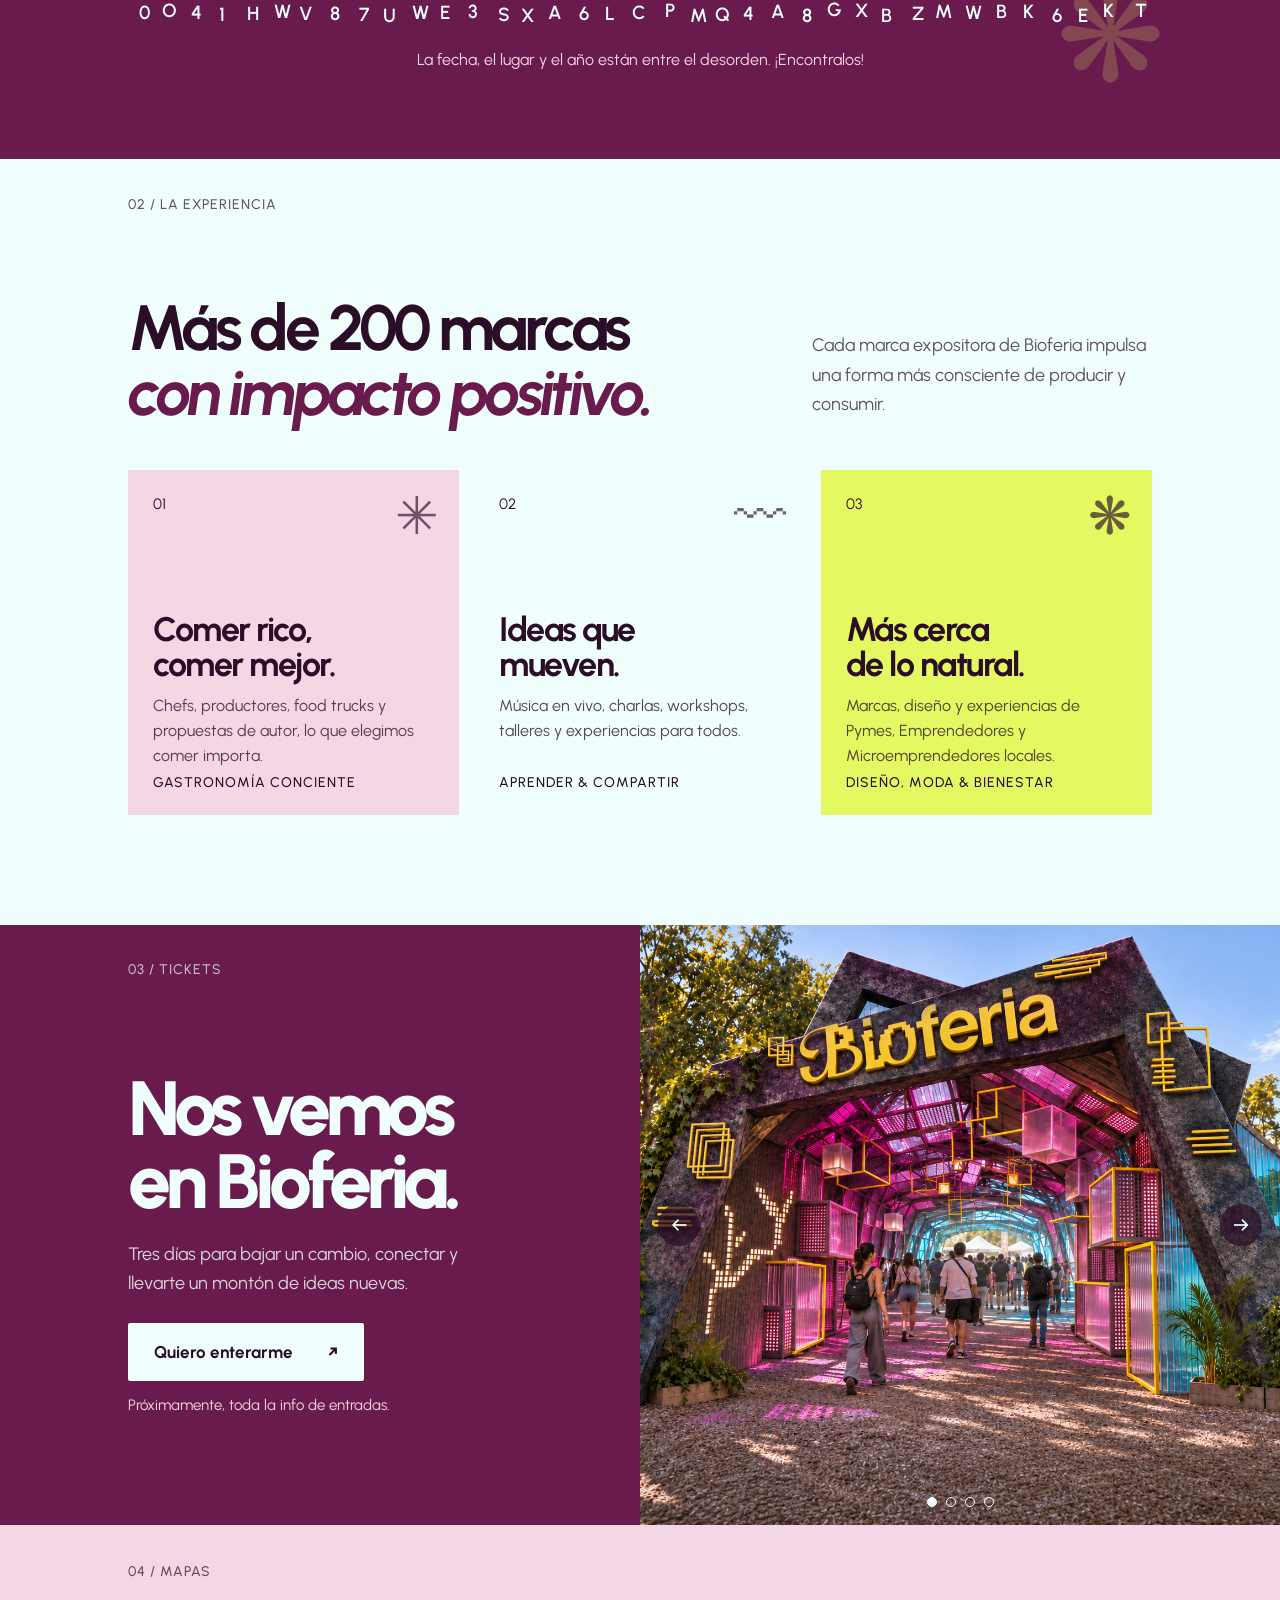
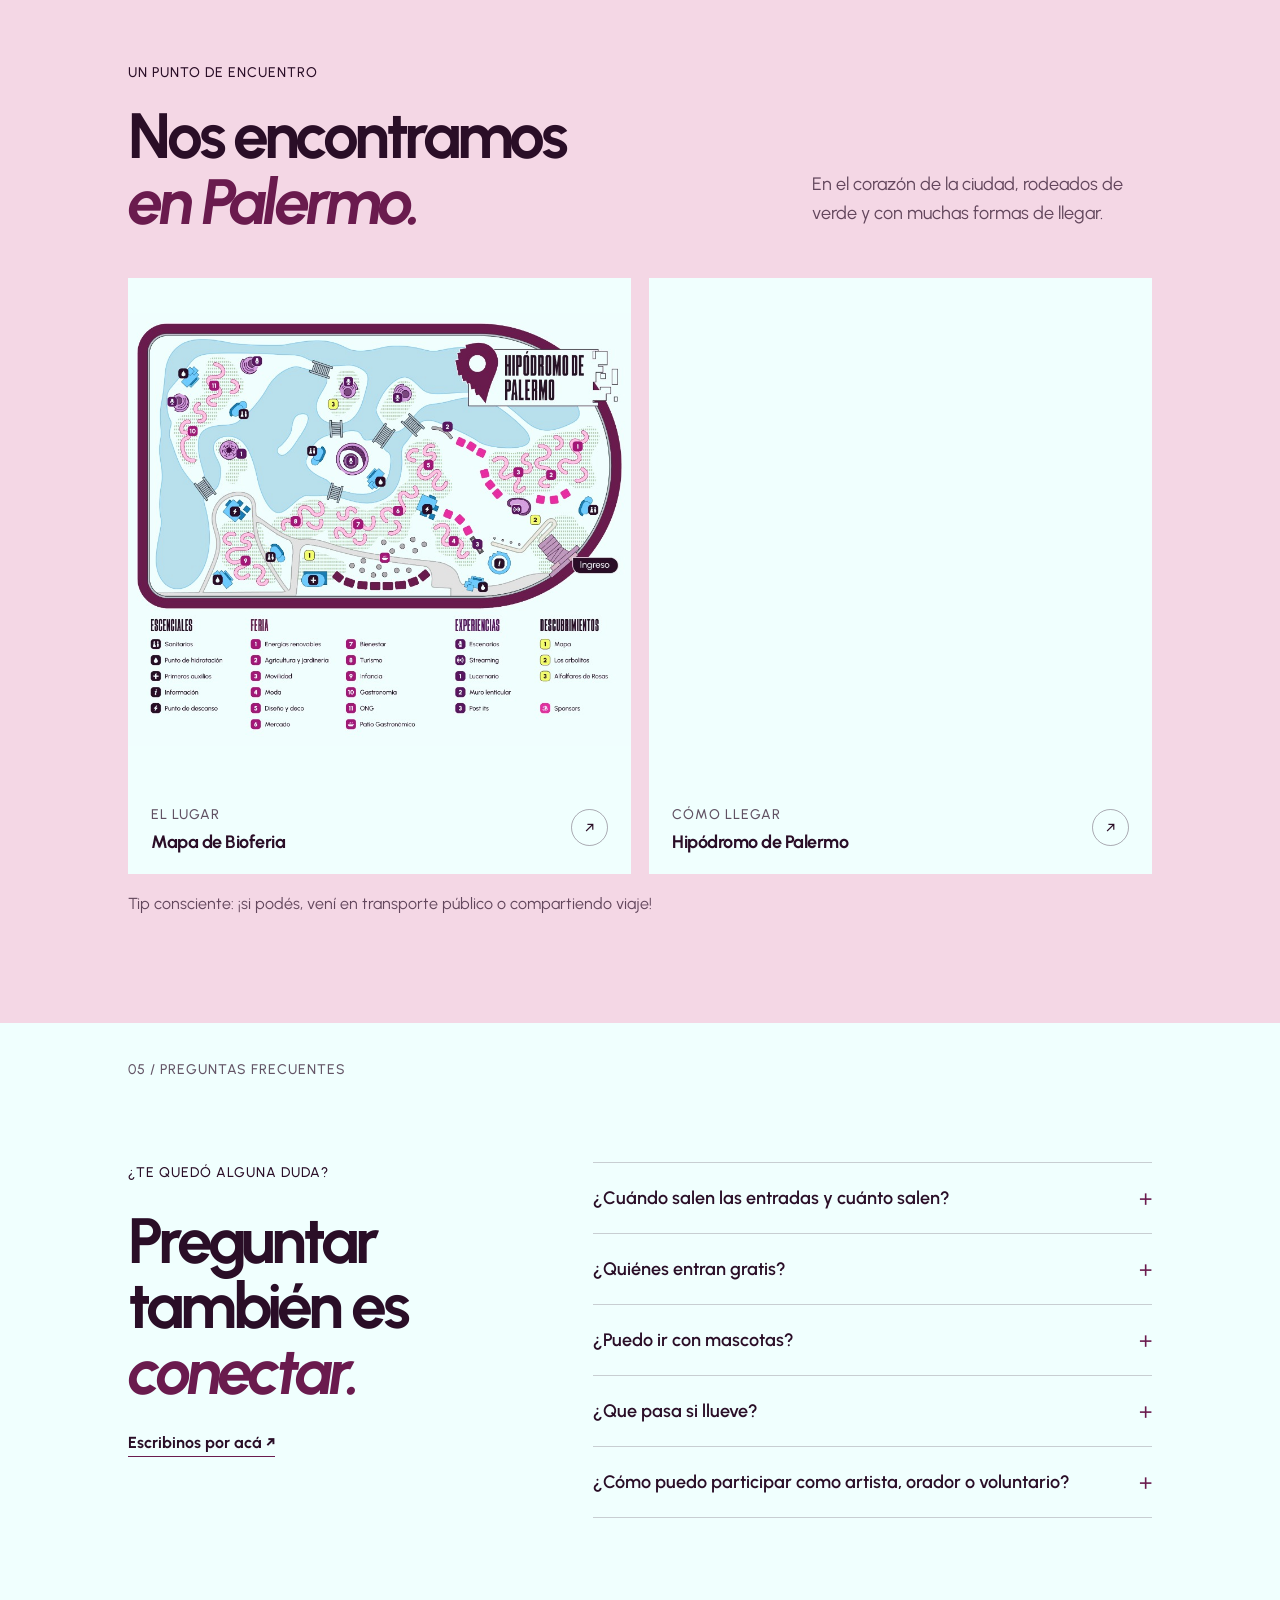
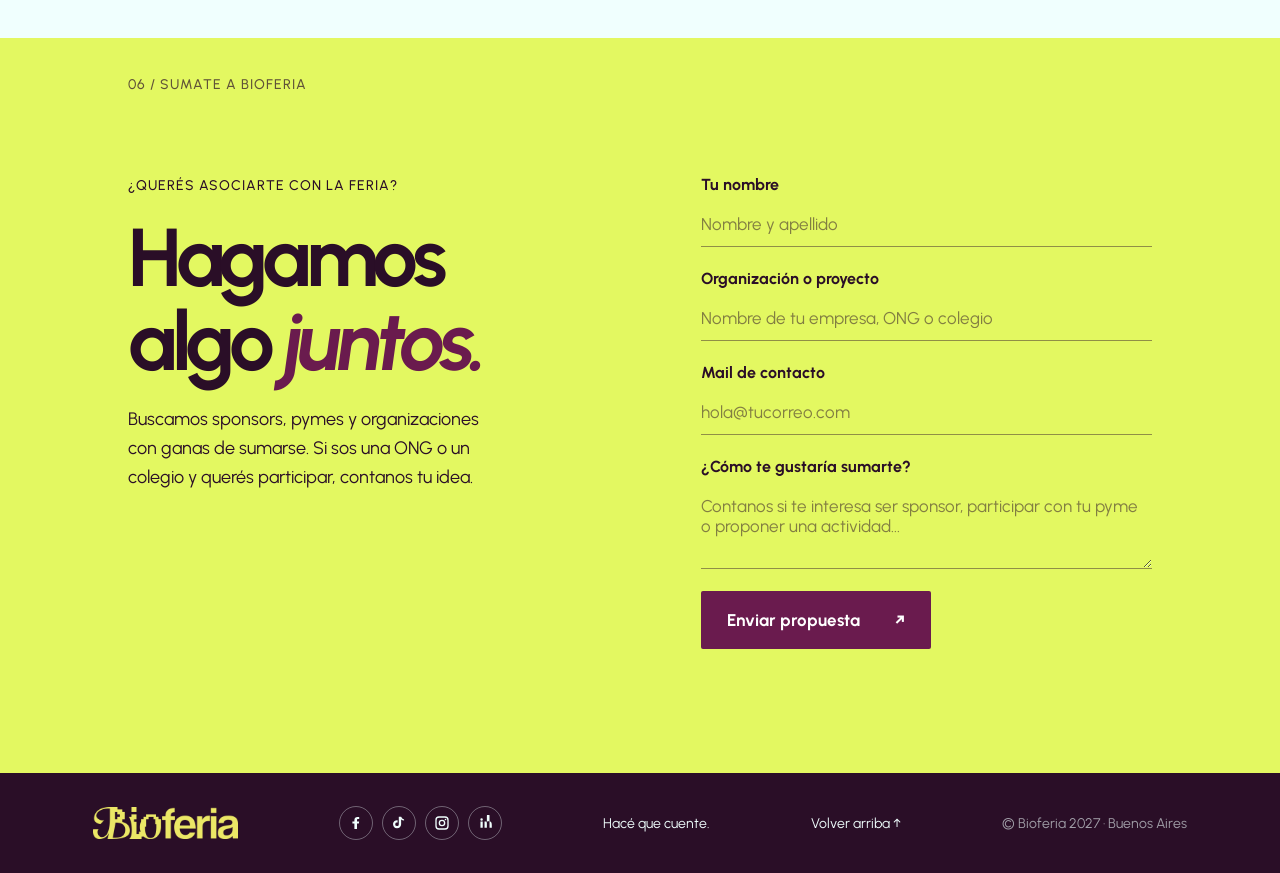
<file: home.html>
<!DOCTYPE html>
<html lang="es">
<head>
    <meta charset="UTF-8">
    <meta name="viewport" content="width=device-width, initial-scale=1.0">
    <meta name="theme-color" content="#f4d7e5">
    <meta name="description" content="Bioferia: un encuentro para celebrar otra forma de vivir.">
    <title>Bioferia — Un encuentro para vivir distinto</title>
    <link rel="preconnect" href="https://fonts.googleapis.com">
    <link rel="preconnect" href="https://fonts.gstatic.com" crossorigin>
    <link href="https://fonts.googleapis.com/css2?family=Urbanist:wght@400;500;600;700;800&display=swap" rel="stylesheet">
    <link rel="stylesheet" href="style.css">
</head>
<body>
    <header class="site-header">
        <a class="brand" href="#inicio" aria-label="Bioferia, inicio">
            <img class="brand-logo" src="assets/bioferia-logo.png" alt="">
        </a>
        <nav class="main-nav" aria-label="Navegación principal">
            <a href="merch.html">Merch</a>
            <a href="#contacto">Contacto</a>
        </nav>
        <a class="header-cta" href="https://www.passline.com/productora/bioferia?srsltid=AYCX9vJIZx5OJpsxn4puYhIpQJVK9QpB20GLQUAMwbEUJy_gg3GSyqM5">Entradas<span aria-hidden="true">↗</span></a>
    </header>

    <main>
        <section class="hero" id="inicio">
            <div class="hero-copy">
                <p class="eyebrow"><span class="live-dot"></span>Que no te lo cuenten..</p>
                <h1>El festival<br>de<span>sustentabilidad</span><br>más grande.</h1>
                <p class="hero-text">Todos reunidos en un mismo lugar para celebrar el cambio y vivir nuevas formas de cuidar el planeta y las personas.</p>
                <a class="button button-dark" href="#secreto">Vení a vivirlo<span aria-hidden="true">↓</span></a>
            </div>
            <div class="hero-bottom">
                <span>Hipódromo de Palermo, CABA</span>
                <span class="scroll-note">Deslizá para descubrir <span aria-hidden="true">↓</span></span>
                <span>9, 10 y 11 de Abril 2027<span aria-hidden="true">✳</span></span>
            </div>
        </section>

        <section class="reveal-section" id="secreto">
            <div class="section-topline"><span>01 / PRÓXIMO ENCUENTRO</span><span>BIOFERIA 2027</span></div>
            <div class="reveal-content">
                <h2>Encontrá los datos<br>entre el desorden.</h2>
                <p class="reveal-hint">Mové el cursor entre las letras y los números para despejar los datos de la próxima Bioferia.</p>
                <div class="cipher-sheet" id="yellow-board" tabindex="0" role="application" aria-label="Letras y números interactivos. Mové el cursor, el dedo o usá las flechas para dispersarlos.">
                    <svg class="cipher-art" id="cipher-art" viewBox="0 0 1000 520" preserveAspectRatio="none" aria-hidden="true">
                        <g class="cipher-glyphs" id="cipher-glyphs"></g>
                    </svg>
                    <span class="cipher-cursor" id="cipher-cursor" aria-hidden="true"></span>
                </div>
                <p class="stencil-status" id="stencil-status" role="status" aria-live="polite">La fecha, el lugar y el año están entre el desorden. ¡Encontralos!</p>
            </div>
            <div class="reveal-doodle" aria-hidden="true">❋</div>
        </section>

        <section class="experience-section" id="experiencia">
            <div class="section-topline"><span>02 / LA EXPERIENCIA</span></div>
            <div class="experience-heading">
                <h2>Más de 200 marcas<br><span>con impacto positivo.</span></h2>
                <p>Cada marca expositora de Bioferia impulsa una forma más consciente de producir y consumir.</p>
            </div>
            <div class="experience-grid">
                <article class="experience-card card-food">
                    <span class="card-number">01</span><span class="card-emoji" aria-hidden="true">✳</span>
                    <h3>Comer rico,<br>comer mejor.</h3><p>Chefs, productores, food trucks y propuestas de autor, lo que elegimos comer importa.</p>
                    <span class="card-tag">GASTRONOMÍA CONCIENTE</span>
                </article>
                <article class="experience-card card-ideas">
                    <span class="card-number">02</span><span class="card-emoji" aria-hidden="true">〰</span>
                    <h3>Ideas que<br>mueven.</h3><p>Música en vivo, charlas, workshops, talleres y experiencias para todos.</p>
                    <span class="card-tag">APRENDER & COMPARTIR</span>
                </article>
                <article class="experience-card card-nature">
                    <span class="card-number">03</span><span class="card-emoji" aria-hidden="true">❋</span>
                    <h3>Más cerca<br>de lo natural.</h3><p>Marcas, diseño y experiencias de Pymes, Emprendedores y Microemprendedores locales.</p>
                    <span class="card-tag">DISEÑO, MODA & BIENESTAR</span>
                </article>
            </div>
        </section>

        <section class="tickets-section" id="entradas">
            <div class="section-topline"><span>03 / TICKETS</span></div>
            <div class="ticket-copy">
                <h2>Nos vemos<br>en Bioferia.</h2>
                <p>Tres días para bajar un cambio, conectar y llevarte un montón de ideas nuevas.</p>
                <a class="button button-light" href="https://www.passline.com/productora/bioferia?srsltid=AYCX9vJIZx5OJpsxn4puYhIpQJVK9QpB20GLQUAMwbEUJy_gg3GSyqM5">Quiero enterarme <span aria-hidden="true">↗</span></a>
                <span class="ticket-note">Próximamente, toda la info de entradas.</span>
            </div>
            <div class="ticket-art">
                <div class="ticket-carousel" role="group" aria-label="Fotos de Bioferia">
                    <img class="ticket-carousel-image is-active" src="event/Túnel Bioferia de Luz Magenta.png" alt="Túnel iluminado de Bioferia">
                    <img class="ticket-carousel-image" src="event/Pabellón Futuro_ Charlas entre Árboles.png" alt="Pabellón para charlas entre árboles">
                    <img class="ticket-carousel-image" src="event/Pabellón vibrante con hamacas y rampas.png" alt="Pabellón de Bioferia con hamacas y rampas">
                    <img class="ticket-carousel-image" src="event/Pabellón árbol futurista en festival al aire libre.png" alt="Pabellón en forma de árbol en el festival">
                    <button class="ticket-carousel-arrow ticket-carousel-prev" type="button" aria-label="Foto anterior">←</button>
                    <button class="ticket-carousel-arrow ticket-carousel-next" type="button" aria-label="Foto siguiente">→</button>
                    <div class="ticket-carousel-dots" aria-label="Elegir foto">
                        <button type="button" aria-label="Mostrar foto 1" aria-current="true"></button>
                        <button type="button" aria-label="Mostrar foto 2" aria-current="false"></button>
                        <button type="button" aria-label="Mostrar foto 3" aria-current="false"></button>
                        <button type="button" aria-label="Mostrar foto 4" aria-current="false"></button>
                    </div>
                </div>
            </div>
        </section>

        <section class="location-section" id="ubicacion">
            <div class="section-topline"><span>04 / MAPAS</span></div>
            <div class="location-heading">
                <div><p class="eyebrow">Un punto de encuentro</p><h2>Nos encontramos<br><span>en Palermo.</span></h2></div>
                <p>En el corazón de la ciudad, rodeados de verde y con muchas formas de llegar.</p>
            </div>
            <div class="maps-grid">
                <article class="map-card">
                    <button class="map-visual venue-map" type="button" aria-label="Ampliar mapa ilustrado de Bioferia">
                        <img src="assets/bioferia-map.jpg" alt="Mapa ilustrado de Bioferia en el Hipódromo de Palermo" loading="lazy">
                    </button>
                    <div class="map-card-footer"><div><span class="map-kicker">EL LUGAR</span><h3>Mapa de Bioferia</h3></div><a href="https://www.google.com/maps/search/?api=1&query=Hip%C3%B3dromo+de+Palermo+Buenos+Aires" target="_blank" rel="noopener noreferrer" aria-label="Ver Hipódromo de Palermo en Google Maps">↗</a></div>
                </article>
                <article class="map-card">
                    <div class="map-visual route-map">
                        <iframe title="Mapa de Google del Hipódromo de Palermo" src="https://www.google.com/maps/embed?pb=!1m18!1m12!1m3!1d3285.387990011721!2d-58.426159999999996!3d-34.569047999999995!2m3!1f0!2f0!3f0!3m2!1i1024!2i768!4f13.1!3m3!1m2!1s0x95bcb5a28c37ff9b%3A0x289b0f07f03e748b!2sHip%C3%B3dromo%20Palermo!5e0!3m2!1ses!2sar!4v1794269512048!5m2!1ses!2sar" width="600" height="450" style="border:0;" allowfullscreen loading="lazy" referrerpolicy="strict-origin-when-cross-origin"></iframe>
                    </div>
                    <div class="map-card-footer"><div><span class="map-kicker">CÓMO LLEGAR</span><h3>Hipódromo de Palermo</h3></div><a href="https://www.google.com/maps/dir/?api=1&destination=Hip%C3%B3dromo+de+Palermo+Buenos+Aires" target="_blank" rel="noopener noreferrer" aria-label="Cómo llegar en Google Maps">↗</a></div>
                </article>
            </div>
            <p class="transport-note">Tip consciente: ¡si podés, vení en transporte público o compartiendo viaje!</p>
        </section>

        <section class="faq-section" id="faqs">
            <div class="section-topline"><span>05 / PREGUNTAS FRECUENTES</span></div>
            <div class="faq-layout">
                <div class="faq-intro"><p class="eyebrow">¿Te quedó alguna duda?</p><h2>Preguntar<br>también es<br><span>conectar.</span></h2><a href="#contacto">Escribinos por acá ↗</a></div>
                <div class="faq-list">
                    <details><summary>¿Cuándo salen las entradas y cuánto salen?<span aria-hidden="true">+</span></summary><p>¡Las entradas ya están a la venta! Para esto tenés que ir a Passline. El valor varía dependiendo del tipo de entrada que decidas comprar; el valor general inicial es de $25.000. Para más información seguinos en instagram @bioferia.fs</p></details>
                    <details><summary>¿Quiénes entran gratis?<span aria-hidden="true">+</span></summary><p>Entran gratis:
                        Menores de 12 años.
                        Personas con discapacidad y sus acompañantes.
                        Jubiladas y jubilados con carnet.</p></details>
                    <details><summary>¿Puedo ir con mascotas?<span aria-hidden="true">+</span></summary><p>Tristemente no se puede participar de la bioferia con mascotas. Por políticas del Hipódromo de Palermo, no se permite el ingreso al predio.</p></details>
                    <details><summary>¿Que pasa si llueve?<span aria-hidden="true">+</span></summary><p>Dependiendo del nivel pronosticado el evento podría llegar a re-programarse. Lo anunciaremos en la web y en todas las redes al momento de la feria.</p></details>
                    <details><summary>¿Cómo puedo participar como artista, orador o voluntario?<span aria-hidden="true">+</span></summary><p>¡¿Querés ser parte de la familia bioferia?! Genial, las convocatorias para artistas, oradores y contenido se anuncian en las redes sociales @bioferia.fs te recomendamos seguirnos y estar atento.</p></details>
                </div>
            </div>
        </section>

        <section class="contact-section" id="contacto">
            <div class="contact-topline"><span>06 / SUMATE A BIOFERIA</span></div>
            <div class="contact-layout">
                <div class="contact-copy"><p class="eyebrow">¿Querés asociarte con la feria?</p><h2>Hagamos<br>algo <span>juntos.</span></h2><p>Buscamos sponsors, pymes y organizaciones con ganas de sumarse. Si sos una ONG o un colegio y querés participar, contanos tu idea.</p> </div>
                <form class="contact-form" id="contact-form">
                    <label for="name">Tu nombre</label>
                    <input id="name" name="name" type="text" placeholder="Nombre y apellido" autocomplete="name" required>
                    <label for="organization">Organización o proyecto</label>
                    <input id="organization" name="organization" type="text" placeholder="Nombre de tu empresa, ONG o colegio" required>
                    <label for="email">Mail de contacto</label>
                    <input id="email" name="email" type="email" placeholder="hola@tucorreo.com" autocomplete="email" required>
                    <label for="message">¿Cómo te gustaría sumarte?</label>
                    <textarea id="message" name="message" rows="3" placeholder="Contanos si te interesa ser sponsor, participar con tu pyme o proponer una actividad..." required></textarea>
                    <button class="button button-dark submit-button" type="submit">Enviar propuesta <span aria-hidden="true">↗</span></button>
                    <p class="form-status" id="form-status" role="status" aria-live="polite"></p>
                </form>
            </div>
        </section>
    </main>

    <dialog class="map-image-dialog" id="map-image-dialog" aria-label="Mapa ampliado de Bioferia">
        <button class="map-image-dialog-close" type="button" aria-label="Cerrar mapa">×</button>
        <img src="assets/bioferia-map.jpg" alt="Mapa ilustrado de Bioferia en el Hipódromo de Palermo">
    </dialog>

    <footer class="site-footer">
        <a class="brand footer-brand" href="#inicio" aria-label="Bioferia, volver al inicio"><img class="brand-logo" src="assets/bioferia-logo.png" alt=""></a>
        <nav class="footer-social" aria-label="Redes sociales">
            <a href="https://www.facebook.com/BioferiaOficial" target="_blank" rel="noopener noreferrer" aria-label="Facebook">
                <svg viewBox="0 0 24 24" aria-hidden="true"><path d="M13.5 21v-8.2h2.8l.4-3.2h-3.2V7.5c0-.9.3-1.6 1.6-1.6h1.7V3.1c-.3 0-1.4-.1-2.7-.1-2.7 0-4.5 1.7-4.5 4.7v1.9h-3v3.2h3V21h3.9Z"/></svg>
            </a>
            <a href="https://www.tiktok.com/@bioferia" target="_blank" rel="noopener noreferrer" aria-label="TikTok">
                <svg viewBox="0 0 24 24" aria-hidden="true"><path d="M19.6 8.3a7.1 7.1 0 0 1-4.4-1.5v7.1a6.1 6.1 0 1 1-5.3-6.1v3.6a2.7 2.7 0 1 0 1.8 2.5V2.5h3.5a7.1 7.1 0 0 0 4.4 4.3v1.5Z"/></svg>
            </a>
            <a href="https://www.instagram.com/bio.feria/" target="_blank" rel="noopener noreferrer" aria-label="Instagram">
                <svg viewBox="0 0 24 24" aria-hidden="true"><path d="M7.5 2h9A5.5 5.5 0 0 1 22 7.5v9a5.5 5.5 0 0 1-5.5 5.5h-9A5.5 5.5 0 0 1 2 16.5v-9A5.5 5.5 0 0 1 7.5 2Zm0 2A3.5 3.5 0 0 0 4 7.5v9A3.5 3.5 0 0 0 7.5 20h9a3.5 3.5 0 0 0 3.5-3.5v-9A3.5 3.5 0 0 0 16.5 4h-9Zm4.5 3a5 5 0 1 1 0 10 5 5 0 0 1 0-10Zm0 2a3 3 0 1 0 0 6 3 3 0 0 0 0-6Zm5.3-3.5a1.2 1.2 0 1 1 0 2.4 1.2 1.2 0 0 1 0-2.4Z"/></svg>
            </a>
            <a href="https://www.linkedin.com/company/bioferia/" target="_blank" rel="noopener noreferrer" aria-label="LinkedIn">
                <svg viewBox="0 0 24 24" aria-hidden="true"><path d="M6.9 8.7A1.8 1.8 0 1 1 6.9 5a1.8 1.8 0 0 1 0 3.7ZM5.2 9.9h3.4V19H5.2V9.9Zm5.5 0h3.3v1.2h.1c.5-.9 1.7-1.8 3.6-1.8 3.8 0 4.5 2.5 4.5 5.8V19h-3.4v-17.1c0-1.3-.1-3-1.8-3-1.9 0-2.2 1.5-2.2 2.9V19h-3.5V9.9Z"/></svg>
            </a>
        </nav>
        <span>Hacé que cuente.</span>
        <a href="#inicio">Volver arriba ↑</a>
        <span class="footer-copy">© Bioferia 2027 · Buenos Aires</span>
    </footer>

    <script>
        const svgNamespace = "http://www.w3.org/2000/svg";
        const cipherArt = document.querySelector("#cipher-art");
        const cipherGlyphs = document.querySelector("#cipher-glyphs");
        const decoderBoard = document.querySelector("#yellow-board");
        const cipherCursor = document.querySelector("#cipher-cursor");
        const stencilStatus = document.querySelector("#stencil-status");
        const messages = [
            "9 10 11 DE ABRIL",
            "HIPÓDROMO DE PALERMO",
            "BIOFERIA 2027"
        ];
        const alphabet = "ABCDEFGHIJKLMNOPQRSTUVWXYZ0123456789";
        const noiseGlyphs = [];
        const messageGlyphs = [];
        let revealRadius = 28;
        let revealedCount = 0;
        let pointer = null;
        let activePointer = null;
        let animationFrame = 0;
        let fieldWidth = 1000;
        let fieldHeight = 520;
        let repulsionRadius = 70;
        let repulsionStrength = 48;

        const randomLetter = () => alphabet[Math.floor(Math.random() * alphabet.length)];
        const createSvgText = (group, value, x, y) => {
            const text = document.createElementNS(svgNamespace, "text");
            text.setAttribute("x", String(x));
            text.setAttribute("y", String(y));
            text.textContent = value;
            group.append(text);
            return text;
        };

        const renderField = () => {
            const rect = decoderBoard.getBoundingClientRect();
            if (!rect.width || !rect.height) return;
            fieldWidth = rect.width;
            fieldHeight = rect.height;
            cipherArt.setAttribute("viewBox", `0 0 ${fieldWidth} ${fieldHeight}`);
            cipherGlyphs.replaceChildren();
            noiseGlyphs.length = 0;
            messageGlyphs.length = 0;
            revealedCount = 0;

            const columns = Math.max(
                ...messages.map((message) => message.length + 2),
                Math.floor(fieldWidth / 27)
            );
            const rows = Math.max(10, Math.floor(fieldHeight / 30));
            const cellWidth = fieldWidth / columns;
            const cellHeight = fieldHeight / rows;
            const fontSize = Math.min(17, cellWidth * 0.64, cellHeight * 0.64) + 2;
            const occupiedCells = new Set();
            revealRadius = Math.max(12, cellWidth * 0.78);
            stencilStatus.textContent = "La fecha, el lugar y el año están entre el desorden. ¡Encontralos!";
            const messageRows = [
                Math.round(rows * 0.22),
                Math.round(rows * 0.5),
                Math.round(rows * 0.78)
            ];
            cipherGlyphs.style.fontSize = `${fontSize}px`;
            repulsionRadius = Math.max(44, cellWidth * 3);
            repulsionStrength = cellWidth * 1.8;

            messages.forEach((message, index) => {
                const startColumn = Math.floor((columns - message.length) / 2);
                const row = messageRows[index];
                [...message].forEach((character, characterIndex) => {
                    const column = startColumn + characterIndex;
                    occupiedCells.add(`${row}:${column}`);
                    if (character !== " ") {
                        const element = createSvgText(
                            cipherGlyphs,
                            character,
                            (column + 0.5) * cellWidth,
                            (row + 0.5) * cellHeight
                        );
                        element.classList.add("cipher-message-glyph");
                        messageGlyphs.push({ element, x: (column + 0.5) * cellWidth, y: (row + 0.5) * cellHeight });
                    }
                });
            });

            for (let row = 0; row < rows; row++) {
                for (let column = 0; column < columns; column++) {
                    if (occupiedCells.has(`${row}:${column}`)) continue;
                    const x = (column + 0.5) * cellWidth + (Math.random() - 0.5) * cellWidth * 0.2;
                    const y = (row + 0.5) * cellHeight + (Math.random() - 0.5) * cellHeight * 0.2;
                    const element = createSvgText(cipherGlyphs, randomLetter(), x, y);
                    noiseGlyphs.push({ element, x, y, currentX: x, currentY: y });
                }
            }
        };
        renderField();
        new ResizeObserver(renderField).observe(decoderBoard);

        const animateNoise = () => {
            let isMoving = false;
            noiseGlyphs.forEach((glyph, index) => {
                let targetX = glyph.x;
                let targetY = glyph.y;
                if (pointer) {
                    let dx = glyph.x - pointer.x;
                    let dy = glyph.y - pointer.y;
                    const distance = Math.hypot(dx, dy);
                    if (distance < repulsionRadius) {
                        if (distance < 0.01) {
                            const angle = index * 2.399;
                            dx = Math.cos(angle);
                            dy = Math.sin(angle);
                        }
                        const force = (1 - distance / repulsionRadius) ** 2 * repulsionStrength;
                        const directionLength = Math.hypot(dx, dy);
                        targetX += dx / directionLength * force;
                        targetY += dy / directionLength * force;
                    }
                }

                glyph.currentX += (targetX - glyph.currentX) * 0.2;
                glyph.currentY += (targetY - glyph.currentY) * 0.2;
                glyph.element.setAttribute("x", String(glyph.currentX));
                glyph.element.setAttribute("y", String(glyph.currentY));
                if (Math.abs(targetX - glyph.currentX) > 0.2 || Math.abs(targetY - glyph.currentY) > 0.2) {
                    isMoving = true;
                }
            });

            if (isMoving) {
                animationFrame = requestAnimationFrame(animateNoise);
            } else {
                animationFrame = 0;
            }
        };

        const setPointer = (clientX, clientY) => {
            const rect = decoderBoard.getBoundingClientRect();
            pointer = {
                x: clientX - rect.left,
                y: clientY - rect.top
            };
            cipherCursor.style.left = `${pointer.x}px`;
            cipherCursor.style.top = `${pointer.y}px`;
            cipherCursor.classList.add("is-visible");
            revealMessagesAtPointer();
            if (!animationFrame) animationFrame = requestAnimationFrame(animateNoise);
        };

        const revealMessagesAtPointer = () => {
            messageGlyphs.forEach((glyph) => {
                if (!glyph.element.classList.contains("is-revealed") &&
                    Math.hypot(glyph.x - pointer.x, glyph.y - pointer.y) <= revealRadius) {
                    glyph.element.classList.add("is-revealed");
                    revealedCount++;
                    stencilStatus.textContent = revealedCount === messageGlyphs.length
                        ? "¡Descubriste todos los datos de Bioferia 2027!"
                        : `Revelaste ${revealedCount} de ${messageGlyphs.length} letras y números del mensaje.`;
                }
            });
        };

        const clearPointer = () => {
            pointer = null;
            cipherCursor.classList.remove("is-visible");
            if (!animationFrame) animationFrame = requestAnimationFrame(animateNoise);
        };

        decoderBoard.addEventListener("pointerenter", (event) => {
            if (event.pointerType === "mouse") setPointer(event.clientX, event.clientY);
        });
        decoderBoard.addEventListener("pointermove", (event) => {
            if (event.pointerType === "mouse" || activePointer === event.pointerId) {
                setPointer(event.clientX, event.clientY);
            }
        });
        decoderBoard.addEventListener("pointerdown", (event) => {
            if (event.pointerType !== "mouse") {
                activePointer = event.pointerId;
                decoderBoard.setPointerCapture(event.pointerId);
                setPointer(event.clientX, event.clientY);
            }
        });
        decoderBoard.addEventListener("pointerup", (event) => {
            if (activePointer === event.pointerId) {
                activePointer = null;
                clearPointer();
            }
        });
        decoderBoard.addEventListener("pointercancel", () => {
            activePointer = null;
            clearPointer();
        });
        decoderBoard.addEventListener("pointerleave", (event) => {
            if (event.pointerType === "mouse") clearPointer();
        });
        decoderBoard.addEventListener("keydown", (event) => {
            const movement = { ArrowLeft: [-30, 0], ArrowRight: [30, 0], ArrowUp: [0, -30], ArrowDown: [0, 30] }[event.key];
            if (!movement) return;
            event.preventDefault();
            if (!pointer) pointer = { x: fieldWidth / 2, y: fieldHeight / 2 };
            pointer.x = Math.max(0, Math.min(fieldWidth, pointer.x + movement[0]));
            pointer.y = Math.max(0, Math.min(fieldHeight, pointer.y + movement[1]));
            cipherCursor.style.left = `${pointer.x}px`;
            cipherCursor.style.top = `${pointer.y}px`;
            cipherCursor.classList.add("is-visible");
            revealMessagesAtPointer();
            if (!animationFrame) animationFrame = requestAnimationFrame(animateNoise);
        });

        document.querySelector("#contact-form").addEventListener("submit", (event) => {
            event.preventDefault();
            const form = event.currentTarget;
            const name = form.elements.name.value.trim();
            const organization = form.elements.organization.value.trim();
            const email = form.elements.email.value.trim();
            const message = form.elements.message.value.trim();
            const subject = encodeURIComponent(`Propuesta de alianza para Bioferia — ${organization}`);
            const body = encodeURIComponent(`Nombre: ${name}\nOrganización o proyecto: ${organization}\nEmail: ${email}\n\nPropuesta:\n${message}`);
            document.querySelector("#form-status").textContent = "Se va a abrir tu correo para que puedas enviar el mensaje.";
            window.location.href = `mailto:hola@bioferia.com.ar?subject=${subject}&body=${body}`;
        });

        const ticketCarousel = document.querySelector(".ticket-carousel");
        if (ticketCarousel) {
            const ticketImages = [...ticketCarousel.querySelectorAll(".ticket-carousel-image")];
            const ticketDots = [...ticketCarousel.querySelectorAll(".ticket-carousel-dots button")];
            let ticketIndex = 0;
            let ticketAutoplay;

            const showTicketImage = (index) => {
                ticketIndex = (index + ticketImages.length) % ticketImages.length;
                ticketImages.forEach((image, imageIndex) => {
                    image.classList.toggle("is-active", imageIndex === ticketIndex);
                });
                ticketDots.forEach((dot, dotIndex) => {
                    dot.setAttribute("aria-current", String(dotIndex === ticketIndex));
                });
            };
            const stopTicketAutoplay = () => window.clearInterval(ticketAutoplay);
            const startTicketAutoplay = () => {
                if (window.matchMedia("(prefers-reduced-motion: reduce)").matches) return;
                stopTicketAutoplay();
                ticketAutoplay = window.setInterval(() => showTicketImage(ticketIndex + 1), 5000);
            };

            ticketCarousel.querySelector(".ticket-carousel-prev").addEventListener("click", () => showTicketImage(ticketIndex - 1));
            ticketCarousel.querySelector(".ticket-carousel-next").addEventListener("click", () => showTicketImage(ticketIndex + 1));
            ticketDots.forEach((dot, index) => {
                dot.addEventListener("click", () => showTicketImage(index));
            });
            ticketCarousel.addEventListener("mouseenter", stopTicketAutoplay);
            ticketCarousel.addEventListener("mouseleave", startTicketAutoplay);
            ticketCarousel.addEventListener("focusin", stopTicketAutoplay);
            ticketCarousel.addEventListener("focusout", startTicketAutoplay);
            startTicketAutoplay();
        }

        const mapDialog = document.querySelector("#map-image-dialog");
        const mapTrigger = document.querySelector(".venue-map");
        mapTrigger.addEventListener("click", () => mapDialog.showModal());
        mapDialog.querySelector(".map-image-dialog-close").addEventListener("click", () => mapDialog.close());
        mapDialog.addEventListener("click", (event) => {
            if (event.target === mapDialog) mapDialog.close();
        });
    </script>
</body>
</html>
</file>
<file: style.css>
:root {
    --ink: #2a0e27;
    --green: #6a1b4e;
    --lime: #e3f861;
    --cream: #f0fffe;
    --paper: #f4d7e5;
    --orange: #6a1b4e;
    --blue: #f4d7e5;
    --mono: "Urbanist", sans-serif;
    --sans: "Urbanist", sans-serif;
    --display: "Urbanist", sans-serif;
}

* { box-sizing: border-box; }
html { overflow-x: clip; scroll-behavior: smooth; }
body { display: flex; min-height: 100vh; flex-direction: column; margin: 0; overflow-x: hidden; background: var(--cream); color: var(--ink); font-family: var(--sans); font-size: 18px; }
body > main { flex: 1 0 auto; width: 100%; }
a { color: inherit; text-decoration: none; }
button, input, textarea { font: inherit; }
button, a { -webkit-tap-highlight-color: transparent; }

.site-header {
    position: absolute; z-index: 5; top: 0; left: 0; width: 100%; height: 92px;
    display: flex; align-items: center; justify-content: space-between; padding: 0 7.3%;
    background: var(--ink); color: var(--cream);
    border-bottom: 1px solid rgba(240, 255, 254, .15);
}
.brand { display: inline-flex; align-items: center; flex: 0 0 auto; }
.brand-logo { display: block; width: 164px; height: auto; }
.main-nav { display: flex; gap: 30px; margin-left: auto; margin-right: 40px; }
.main-nav a, .header-cta { font-size: 18px; font-weight: 600; }
.main-nav a { transition: opacity .2s; }
.main-nav a:hover { opacity: .58; }
.header-cta { padding: 12px 17px; border: 1px solid var(--cream); border-radius: 40px; }
.header-cta span { padding-left: 9px; }

.hero { position: relative; min-height: 730px; height: min(840px, 100vh); padding: 150px 10% 110px; overflow: hidden; background: var(--paper); color: var(--ink); }
.hero-copy { position: relative; z-index: 2; max-width: 600px; }
.eyebrow, .section-topline, .card-tag, .map-kicker, .ticket-top, .ticket-bottom, .contact-topline { font: 500 14px/1.5 var(--mono); letter-spacing: 1px; text-transform: uppercase; }
.eyebrow { display: flex; align-items: center; gap: 9px; margin: 0 0 25px; }
.live-dot { width: 8px; height: 8px; border-radius: 50%; background: var(--orange); }
h1, h2, h3, p { margin-top: 0; }
.hero h1 { margin: 0; font: 800 clamp(66px, 8.3vw, 116px)/.91 var(--display); letter-spacing: -.085em; }
.hero h1 span { color: var(--green); font-style: italic; }
.hero-text { max-width: 425px; margin: 28px 0 25px; color: rgba(42, 14, 39, .72); font-size: 18px; line-height: 1.65; }
.button { display: inline-flex; align-items: center; justify-content: space-between; gap: 35px; min-height: 58px; padding: 0 26px; border: 0; border-radius: 2px; font-size: 17px; font-weight: 700; cursor: pointer; transition: transform .2s, background .2s; }
.button:hover { transform: translateY(-3px); }
.button-dark { background: var(--green); color: white; }
.button-dark:hover { background: var(--ink); }
.sun { position: absolute; width: 185px; height: 185px; top: 70px; right: 88px; border-radius: 50%; background: var(--orange); }
.orbit { position: absolute; border: 1px solid rgba(106, 27, 78, .52); border-radius: 50%; transform: rotate(-35deg); }
.orbit-one { inset: 44px 25px; }
.orbit-two { inset: 18px 98px; transform: rotate(38deg); }
.leaf { position: absolute; z-index: 1; width: 98px; height: 190px; border-radius: 100% 0 100% 0; background: var(--green); transform-origin: bottom right; }
.leaf:after { content: ""; position: absolute; width: 1px; height: 85%; left: 49%; top: 8%; background: rgba(240, 255, 254, .6); transform: rotate(24deg); }
.leaf-one { left: 74px; bottom: 60px; transform: rotate(-42deg); }
.leaf-two { right: 64px; bottom: 50px; height: 158px; background: var(--ink); transform: rotate(34deg) scaleX(-1); }
.leaf-three { left: 185px; bottom: 21px; height: 140px; width: 74px; background: var(--green); transform: rotate(13deg); }
.art-caption { position: absolute; top: 20px; left: 5px; font: 700 14px/1.2 var(--mono); text-transform: uppercase; transform: rotate(-13deg); }
.art-sticker { position: absolute; z-index: 2; right: -20px; bottom: 65px; display: grid; width: 90px; height: 90px; place-content: center; border-radius: 50%; background: var(--lime); color: var(--ink); text-align: center; font: 700 15px/1.25 var(--mono); transform: rotate(12deg); }
.hero-bottom { position: absolute; bottom: 31px; left: 10%; right: 10%; display: flex; justify-content: space-between; color: var(--ink); font: 14px var(--mono); letter-spacing: .5px; text-transform: uppercase; }
.scroll-note { position: absolute; left: 50%; display: flex; gap: 10px; transform: translateX(-50%); white-space: nowrap; }

.reveal-section { position: relative; min-height: 690px; padding: 34px 10% 85px; overflow: hidden; background: var(--green); color: var(--cream); text-align: center; }
.section-topline { display: flex; justify-content: space-between; color: currentColor; opacity: .7; text-align: left; }
.reveal-content { position: relative; z-index: 1; max-width: 1100px; margin: 75px auto 0; }
.reveal-content .eyebrow { justify-content: center; color: var(--lime); }
.reveal-content h2, .experience-heading h2, .location-heading h2, .faq-intro h2, .contact-copy h2 { margin: 0; font: 700 clamp(38px, 5vw, 64px)/1.02 var(--display); letter-spacing: -.065em; }
.reveal-hint { margin: 17px 0 30px; color: var(--paper); font-size: 18px; }
.cipher-sheet { position: relative; width: 100%; height: 460px; margin: 0 auto 20px; overflow: hidden; background: transparent; cursor: none; touch-action: none; user-select: none; }
.cipher-art { position: absolute; inset: 0; width: 100%; height: 100%; }
.cipher-glyphs { fill: var(--cream); font-family: var(--sans); font-weight: 600; text-anchor: middle; dominant-baseline: middle; }
.cipher-message-glyph { transform-box: fill-box; transform-origin: center; transition: fill .2s ease, transform .2s ease; }
.cipher-message-glyph.is-revealed { fill: var(--lime); transform: scale(1.3); }
.cipher-cursor { position: absolute; z-index: 1; top: 0; left: 0; width: 88px; height: 88px; border: 1px solid rgba(240, 255, 254, .82); border-radius: 50%; background: rgba(240, 255, 254, .13); box-shadow: 0 0 28px rgba(240, 255, 254, .3), inset 0 0 18px rgba(240, 255, 254, .15); opacity: 0; pointer-events: none; transform: translate(-50%, -50%); transition: opacity .16s ease; }
.cipher-cursor.is-visible { opacity: 1; }
.stencil-status { min-height: 24px; margin: 17px auto 0; color: var(--paper); font-size: 16px; }
.reveal-doodle { position: absolute; right: 9%; bottom: 45px; color: var(--lime); opacity: .2; font-size: 130px; }

.experience-section, .location-section, .faq-section { padding: 35px 10% 110px; }
.experience-section { background: var(--cream); }
.experience-heading { display: flex; align-items: end; justify-content: space-between; margin: 80px 0 45px; }
.experience-heading h2 span, .location-heading h2 span, .faq-intro h2 span { color: var(--green); font-style: italic; }
.experience-heading > p { max-width: 340px; margin: 0 0 5px; color: rgba(42, 14, 39, .72); font-size: 18px; line-height: 1.65; }
.experience-grid { display: grid; grid-template-columns: repeat(3, 1fr); gap: 15px; }
.experience-card { position: relative; min-height: 340px; padding: 25px; overflow: hidden; transition: transform .25s ease, box-shadow .25s ease; }
.experience-card:hover, .experience-card:focus-within { z-index: 1; transform: translateY(-8px); box-shadow: 0 16px 30px rgba(42, 14, 39, .2); }
.card-food { background: var(--paper); }.card-ideas { background: var(--cream); }.card-nature { background: var(--lime); }
.card-number { position: absolute; top: 25px; left: 25px; font: 15px var(--mono); }
.card-emoji { position: absolute; top: 15px; right: 20px; font-size: 52px; opacity: .66; }
.experience-card h3 { position: relative; z-index: 1; margin: 117px 0 12px; font: 700 34px/1.03 var(--display); letter-spacing: -1.5px; }
.experience-card p { max-width: 280px; margin-bottom: 22px; color: rgba(42, 14, 39, .78); font-size: 16px; line-height: 1.55; }
.card-tag { position: absolute; bottom: 22px; left: 25px; font-size: 14px; }

.tickets-section { position: relative; display: grid; grid-template-columns: 1fr 1fr; min-height: 600px; padding: 0; background: var(--orange); color: var(--cream); overflow: hidden; }
.tickets-section > .section-topline { position: absolute; z-index: 2; top: 34px; right: 55%; left: 10%; }
.ticket-copy { align-self: center; padding: 110px 12% 75px 20%; }
.ticket-copy h2 { margin: 0 0 22px; font: 800 clamp(50px, 6vw, 78px)/.95 var(--display); letter-spacing: -.07em; }
.ticket-copy > p:not(.eyebrow) { max-width: 390px; margin-bottom: 25px; color: rgba(240,255,254,.82); font-size: 18px; line-height: 1.6; }
.button-light { background: var(--cream); color: var(--ink); }
.ticket-note { display: block; margin-top: 15px; color: var(--paper); font: 15px var(--mono); }
.ticket-art { position: relative; min-width: 0; min-height: 100%; overflow: hidden; background: var(--ink); }
.ticket-carousel { position: absolute; inset: 0; }
.ticket-carousel-image { position: absolute; inset: 0; width: 100%; height: 100%; object-fit: cover; opacity: 0; transition: opacity .45s ease; }
.ticket-carousel-image.is-active { opacity: 1; }
.ticket-carousel-arrow { position: absolute; top: 50%; display: grid; width: 42px; height: 42px; place-items: center; transform: translateY(-50%); border: 0; border-radius: 50%; background: rgba(42, 14, 39, .72); color: var(--cream); font-size: 24px; cursor: pointer; }
.ticket-carousel-arrow:hover, .ticket-carousel-arrow:focus-visible { background: var(--green); }
.ticket-carousel-prev { left: 18px; }
.ticket-carousel-next { right: 18px; }
.ticket-carousel-dots { position: absolute; right: 0; bottom: 18px; left: 0; display: flex; justify-content: center; gap: 9px; }
.ticket-carousel-dots button { width: 10px; height: 10px; padding: 0; border: 1px solid var(--cream); border-radius: 50%; background: transparent; cursor: pointer; }
.ticket-carousel-dots button[aria-current="true"] { background: var(--cream); }

.location-section { background: var(--paper); padding-top: 36px; }
.location-heading { display: flex; align-items: end; justify-content: space-between; margin: 80px 0 44px; }
.location-heading .eyebrow { margin-bottom: 20px; }
.location-heading > p { max-width: 340px; margin-bottom: 5px; color: rgba(42, 14, 39, .72); font-size: 18px; line-height: 1.65; }
.maps-grid { display: grid; grid-template-columns: 1fr 1fr; gap: 18px; }
.map-card { background: var(--cream); }
.map-visual { position: relative; display: block; width: 100%; aspect-ratio: 1; padding: 0; overflow: hidden; border: 0; background: var(--cream); }
.venue-map { cursor: zoom-in; }
.venue-map img { display: block; width: 100%; height: 100%; object-fit: contain; }
.route-map iframe { display: block; width: 100%; height: 100%; }
.map-image-dialog { position: fixed; inset: 0; width: min(94vw, 1100px); max-width: none; max-height: 92vh; margin: auto; padding: 20px; overflow: visible; border: 0; background: var(--cream); }
.map-image-dialog::backdrop { background: rgba(42, 14, 39, .82); }
.map-image-dialog img { display: block; width: 100%; max-height: calc(92vh - 40px); object-fit: contain; }
.map-image-dialog-close { position: absolute; z-index: 1; top: 8px; right: 8px; display: grid; width: 40px; height: 40px; place-items: center; border: 0; border-radius: 50%; background: var(--ink); color: var(--cream); font-size: 28px; line-height: 1; cursor: pointer; }
.map-image-dialog-close:hover, .map-image-dialog-close:focus-visible { background: var(--green); }
.map-card-footer { display: flex; align-items: center; justify-content: space-between; padding: 21px 23px; }
.map-kicker { color: rgba(42, 14, 39, .72); font-size: 14px; }
.map-card-footer h3 { margin: 6px 0 0; font: 700 18px var(--display); letter-spacing: -.5px; }
.map-card-footer > a { display: grid; width: 37px; height: 37px; place-items: center; border: 1px solid rgba(42,14,39,.35); border-radius: 50%; font-size: 17px; transition: background .2s; }
.map-card-footer > a:hover { background: var(--lime); }
.transport-note { margin: 20px 0 0; color: rgba(42, 14, 39, .72); font-size: 16px; }

.faq-section { background: var(--cream); padding-top: 36px; padding-bottom: 120px; }
.faq-layout { display: grid; grid-template-columns: .8fr 1.2fr; gap: 9%; margin-top: 82px; }
.faq-intro h2 { margin-bottom: 27px; }.faq-intro > a { font-size: 16px; font-weight: 700; border-bottom: 1px solid var(--green); padding-bottom: 4px; }
.faq-layout > * { min-width: 0; }
.faq-list details { border-bottom: 1px solid rgba(42, 14, 39, .2); }
.faq-list details:first-child { border-top: 1px solid rgba(42, 14, 39, .2); }
.faq-list summary { display: flex; justify-content: space-between; align-items: center; gap: 20px; padding: 21px 0; cursor: pointer; list-style: none; font-size: 18px; font-weight: 600; }
.faq-list summary::-webkit-details-marker { display: none; }
.faq-list summary span { color: var(--green); font-size: 23px; font-weight: 400; transition: transform .2s; }
.faq-list details[open] summary span { transform: rotate(45deg); }
.faq-list details p { max-width: 530px; margin: -5px 32px 20px 0; color: rgba(42, 14, 39, .72); font-size: 17px; line-height: 1.65; }

.contact-section { padding: 36px 10% 90px; background: var(--lime); }
.contact-topline { display: flex; justify-content: space-between; opacity: .7; }
.contact-layout { display: grid; grid-template-columns: 1fr 1fr; gap: 12%; margin-top: 80px; }
.contact-copy .eyebrow { margin-bottom: 20px; }
.contact-copy h2 { font-size: clamp(55px, 6.5vw, 82px); }
.contact-copy h2 span { color: var(--green); font-style: italic; }
.contact-copy > p:not(.eyebrow) { max-width: 380px; margin: 22px 0 0; font-size: 18px; line-height: 1.6; }
.contact-stamp { display: grid; width: 120px; height: 120px; place-content: center; position: relative; margin-top: 32px; border: 1px solid var(--green); border-radius: 50%; text-align: center; font: 700 14px/1.3 var(--mono); transform: rotate(-12deg); }
.contact-stamp span { position: absolute; right: -8px; top: -8px; color: var(--green); font-size: 26px; }
.contact-form { display: flex; flex-direction: column; align-items: flex-start; }
.contact-form label { margin: 0 0 8px; font-size: 16px; font-weight: 700; }
.contact-form input, .contact-form textarea { width: 100%; margin: 0 0 22px; padding: 12px 0; border: 0; border-bottom: 1px solid rgba(42,14,39,.45); border-radius: 0; outline: 0; background: transparent; color: var(--ink); font-size: 17px; resize: vertical; }
.contact-form input:focus, .contact-form textarea:focus { border-bottom: 2px solid var(--green); }
.contact-form input::placeholder, .contact-form textarea::placeholder { color: rgba(42, 14, 39, .65); opacity: .8; }
.submit-button { min-width: 190px; }
.form-status { min-height: 22px; margin: 12px 0 0; font-size: 16px; }

.site-footer { display: flex; align-items: center; justify-content: space-between; gap: 20px; min-height: 100px; margin-top: auto; padding: 20px 7.3%; background: var(--ink); color: var(--cream); }
.footer-brand .brand-logo { width: 145px; }
.site-footer > span, .site-footer > a:not(.brand) { font-size: 14px; }
.footer-copy { opacity: .6; }
.footer-social { display: flex; align-items: center; gap: 9px; }
.footer-social a { display: grid; width: 34px; height: 34px; place-items: center; border: 1px solid rgba(240,255,254,.35); border-radius: 50%; color: var(--cream); transition: background .2s, color .2s, border-color .2s; }
.footer-social a:hover, .footer-social a:focus-visible { border-color: var(--lime); background: var(--lime); color: var(--ink); }
.footer-social a:focus-visible { outline: 2px solid var(--cream); outline-offset: 3px; }
.footer-social svg { width: 16px; height: 16px; fill: currentColor; }

@media (max-width: 850px) {
    .site-header { padding: 0 5%; }
    .main-nav { gap: 24px; margin-left: auto; margin-right: 24px; }
    .hero { padding-left: 7%; padding-right: 7%; }
    .hero-copy { max-width: 530px; }
    .experience-section, .location-section, .faq-section { padding-left: 7%; padding-right: 7%; }
    .contact-section { padding-left: 7%; padding-right: 7%; }
    .ticket-copy { padding-left: 13%; }
    .site-footer { flex-wrap: wrap; padding-left: 5%; padding-right: 5%; }
}
@media (max-width: 620px) {
    .site-header { height: 72px; }
    .brand-logo { width: 132px; }
    .main-nav { gap: 0; margin: 0 12px 0 auto; }
    .main-nav a { display: none; }
    .main-nav a[href="#contacto"] { display: inline; }
    .header-cta { padding: 10px 12px; }
    .hero { height: auto; min-height: 800px; padding: 130px 7% 145px; }
    .hero h1 { font-size: clamp(54px, 14vw, 82px); }
    .hero-text { max-width: 300px; font-size: 17px; }
    .hero-bottom { left: 7%; right: 7%; bottom: 22px; font-size: 12px; }.scroll-note { display: none; }
    .reveal-section { padding: 26px 6% 75px; min-height: 680px; }
    .section-topline { font-size: 13px; }
    .reveal-content { margin-top: 70px; }
    .reveal-content h2, .experience-heading h2, .location-heading h2, .faq-intro h2 { font-size: 42px; }
    .cipher-sheet { height: 360px; }
    .stencil-status { max-width: 100%; }
    .experience-section, .location-section, .faq-section { padding: 28px 6% 75px; }
    .experience-heading, .location-heading { display: block; margin: 60px 0 30px; }
    .experience-heading > p, .location-heading > p { margin-top: 20px; }
    .experience-grid { grid-template-columns: 1fr; gap: 12px; }
    .experience-card { min-height: 280px; }.experience-card h3 { margin-top: 90px; }
    .tickets-section { grid-template-columns: 1fr; padding: 0; }
    .tickets-section > .section-topline { position: static; grid-column: auto; margin: 22px 6% 0; }
    .ticket-copy { padding: 30px 8% 35px; }
    .ticket-art { aspect-ratio: 1; }
    .maps-grid { grid-template-columns: 1fr; gap: 15px; }
    .faq-layout { grid-template-columns: 1fr; gap: 45px; margin-top: 60px; }
    .faq-intro h2 br { display: none; }
    .contact-section { padding: 28px 6% 65px; }
    .contact-layout { grid-template-columns: 1fr; gap: 40px; margin-top: 60px; }
    .contact-copy h2 { font-size: 58px; }
    .contact-stamp { display: none; }
    .site-footer { justify-content: space-between; gap: 15px; padding: 25px 6%; }
    .site-footer > span:first-of-type { display: none; }
    .footer-copy { width: 100%; }
}

@media (prefers-reduced-motion: reduce) {
    *, *::before, *::after { scroll-behavior: auto !important; animation-duration: .01ms !important; transition-duration: .01ms !important; }
}
</file>
<file: merch.css>
:root {
    --purchase-radius: 14px;
    --purchase-radius-sm: 9px;
}

.merch-carousel {
    position: relative;
    height: min(660px, 72vw);
    min-height: 430px;
    margin-top: 92px;
    overflow: hidden;
    background: var(--ink);
    color: var(--cream);
}
.carousel-track { display: flex; height: 100%; transition: transform .6s cubic-bezier(.22,.7,.25,1); }
.carousel-slide { position: relative; flex: 0 0 100%; height: 100%; overflow: hidden; }
.carousel-slide::after { position: absolute; inset: 0; content: ""; background: linear-gradient(90deg, rgba(42,14,39,.72), rgba(42,14,39,.08) 75%); }
.carousel-slide img { width: 100%; height: 100%; object-fit: cover; opacity: .8; }
.slide-shirt img { object-position: center 38%; }
.slide-tote img { object-position: center 52%; }
.slide-bottle img { object-position: center 45%; }
.slide-caption { position: absolute; z-index: 1; top: 50%; left: 10%; max-width: 580px; transform: translateY(-42%); }
.slide-caption > span { color: var(--lime); font-size: 11px; font-weight: 800; letter-spacing: 2px; }
.slide-caption h1, .slide-caption h2 { margin: 15px 0 0; font-size: clamp(54px, 8vw, 105px); font-weight: 800; line-height: .9; letter-spacing: -.07em; }
.carousel-arrow { position: absolute; z-index: 2; top: 50%; display: grid; width: 48px; height: 48px; place-items: center; border: 1px solid rgba(240,255,254,.75); border-radius: 50%; background: rgba(42,14,39,.22); color: var(--cream); font-size: 22px; cursor: pointer; transform: translateY(-50%); transition: background .2s, color .2s; }
.carousel-arrow:hover { background: var(--lime); color: var(--ink); }
.carousel-prev { left: 4%; }
.carousel-next { right: 4%; }
.carousel-dots { position: absolute; z-index: 2; bottom: 30px; left: 10%; display: flex; gap: 9px; }
.carousel-dot { width: 24px; height: 4px; padding: 0; border: 0; background: rgba(240,255,254,.5); cursor: pointer; transition: background .2s, width .2s; }
.carousel-dot[aria-current="true"] { width: 42px; background: var(--lime); }
.carousel-index { position: absolute; right: 10%; bottom: 24px; color: var(--cream); font-size: 11px; font-weight: 700; letter-spacing: 1px; }

.shop-section { padding: 95px 10% 110px; background: var(--cream); }
.shop-heading { display: flex; align-items: end; justify-content: space-between; gap: 50px; margin-bottom: 48px; }
.shop-heading .eyebrow { margin-bottom: 17px; color: var(--green); }
.shop-heading h2 { margin: 0; font-size: clamp(44px, 6vw, 72px); font-weight: 800; line-height: .95; letter-spacing: -.07em; }
.shop-heading h2 span { color: var(--green); }
.shop-heading > p { max-width: 340px; margin: 0 0 5px; color: rgba(42,14,39,.72); font-size: 15px; line-height: 1.65; }
.shop-layout { display: grid; grid-template-columns: 205px minmax(0, 1fr); align-items: start; gap: 35px; }
.shop-filters { position: sticky; top: 112px; padding: 20px 20px 20px 0; border-right: 1px solid rgba(42,14,39,.17); }
.shop-filters-title { margin: 0 0 18px; font-size: 11px; font-weight: 800; letter-spacing: 1.2px; text-transform: uppercase; }
.shop-filter-list { display: grid; gap: 5px; }
.shop-filter { display: flex; width: 100%; min-height: 42px; align-items: center; justify-content: space-between; gap: 12px; padding: 0 11px; border: 0; border-radius: var(--purchase-radius-sm); background: transparent; color: var(--ink); text-align: left; font: inherit; font-size: 12px; cursor: pointer; transition: background .2s, color .2s; }
.shop-filter span:last-child { color: inherit; opacity: .6; font-size: 10px; }
.shop-filter:hover, .shop-filter[aria-pressed="true"] { background: var(--ink); color: var(--cream); }
.shop-filter:focus-visible { outline: 2px solid var(--green); outline-offset: 2px; }
.shop-filter-note { margin: 28px 0 0; color: rgba(42,14,39,.65); font-size: 11px; line-height: 1.6; }
.shop-result-count { margin: 0 0 15px; color: rgba(42,14,39,.65); font-size: 11px; text-align: right; }
.shop-results, .product-grid { min-width: 0; }
.product-grid { display: grid; grid-template-columns: repeat(3, minmax(0, 1fr)); gap: 24px 16px; }
.product-card { min-width: 0; padding: 8px; border: 1px solid rgba(42,14,39,.13); border-radius: var(--purchase-radius); background: var(--paper); transition: border-color .2s, transform .2s, box-shadow .2s; }
.product-card:hover { border-color: rgba(42,14,39,.35); box-shadow: 0 12px 28px rgba(42,14,39,.08); transform: translateY(-3px); }
.product-gallery { position: relative; overflow: hidden; aspect-ratio: 4 / 4.7; border-radius: var(--purchase-radius-sm); background: var(--paper); }
.product-image { display: block; width: 100%; height: 100%; object-fit: cover; transition: transform .45s; }
.product-card:hover .product-image { transform: scale(1.035); }
.photo-expand-trigger { position: absolute; z-index: 1; inset: 0; display: flex; align-items: end; width: 100%; padding: 14px; border: 0; background: linear-gradient(transparent 62%, rgba(42,14,39,.5)); color: var(--cream); text-align: left; font: inherit; font-size: 10px; font-weight: 800; letter-spacing: .5px; cursor: zoom-in; }
.photo-expand-trigger:focus-visible { outline: 3px solid var(--lime); outline-offset: -4px; }
.product-badge { position: absolute; top: 13px; left: 13px; padding: 7px 10px; border-radius: 999px; background: var(--lime); color: var(--ink); font-size: 9px; font-weight: 800; letter-spacing: .8px; }
.product-badge-light { background: var(--cream); }
.product-gallery .product-badge { z-index: 2; pointer-events: none; }
.gallery-arrow { position: absolute; z-index: 3; top: 50%; display: grid; width: 32px; height: 32px; place-items: center; border: 0; border-radius: 50%; background: rgba(240,255,254,.92); color: var(--ink); cursor: pointer; opacity: 0; transform: translateY(-50%); transition: opacity .2s; }
.product-gallery:hover .gallery-arrow, .gallery-arrow:focus-visible { opacity: 1; }
.gallery-prev { left: 10px; }
.gallery-next { right: 10px; }
.gallery-count { position: absolute; right: 11px; bottom: 11px; padding: 5px 8px; border-radius: 999px; background: rgba(42,14,39,.68); color: var(--cream); font-size: 10px; }
.product-info { padding: 13px 10px 10px; }
.product-category { display: block; margin-bottom: 7px; color: var(--green); font-size: 9px; font-weight: 800; letter-spacing: 1px; text-transform: uppercase; }
.product-title { display: flex; align-items: baseline; justify-content: space-between; gap: 8px; }
.product-title h3 { margin: 0; font-size: 16px; font-weight: 800; }
.product-title > span { flex: 0 0 auto; font-size: 14px; font-weight: 700; }
.product-info > p { min-height: 38px; margin: 7px 0 14px; color: rgba(42,14,39,.66); font-size: 12px; line-height: 1.5; }
.product-option { width: 100%; margin-bottom: 10px; padding: 9px 10px; border: 1px solid rgba(42,14,39,.23); border-radius: var(--purchase-radius-sm); background: transparent; color: var(--ink); font-size: 12px; }
.add-to-cart { display: flex; width: 100%; min-height: 44px; align-items: center; justify-content: space-between; padding: 0 13px; border: 1px solid var(--ink); border-radius: var(--purchase-radius-sm); background: transparent; color: var(--ink); font-size: 12px; font-weight: 800; cursor: pointer; transition: background .2s, color .2s; }
.add-to-cart span { font-size: 18px; }
.add-to-cart:hover { background: var(--ink); color: var(--cream); }
dialog.product-detail:not([open]) { display: none; }
.product-detail { position: fixed; inset: 50% auto auto 50%; display: grid; width: min(940px, calc(100vw - 40px)); max-width: none; max-height: min(760px, calc(100dvh - 40px)); grid-template-columns: minmax(0, 1.15fr) minmax(280px, .85fr); gap: clamp(24px, 5vw, 65px); overflow: auto; padding: clamp(18px, 3vw, 38px); border: 1px solid rgba(42,14,39,.15); border-radius: 20px; background: var(--paper); color: var(--ink); transform: translate(-50%, -50%); animation: product-detail-in .25s ease-out both; }
.product-detail::backdrop { background: rgba(42,14,39,.72); backdrop-filter: blur(4px); }
.product-detail-gallery { min-width: 0; }
.product-detail-image { display: block; width: 100%; aspect-ratio: 4 / 3; border-radius: var(--purchase-radius); object-fit: contain; background: var(--cream); }
.product-detail-thumbnails { display: flex; gap: 10px; overflow-x: auto; padding-top: 12px; }
.product-detail-thumbnail { flex: 0 0 72px; width: 72px; padding: 3px; border: 1px solid transparent; border-radius: var(--purchase-radius-sm); background: transparent; cursor: pointer; }
.product-detail-thumbnail[aria-pressed="true"] { border-color: var(--green); }
.product-detail-thumbnail:focus-visible, .product-detail-close:focus-visible { outline: 2px solid var(--green); outline-offset: 2px; }
.product-detail-thumbnail img { display: block; width: 100%; aspect-ratio: 1; border-radius: 6px; object-fit: cover; }
.product-detail-info { position: relative; align-self: center; padding: 24px 12px 24px 0; }
.product-detail-info .product-category { margin-bottom: 12px; }
.product-detail-info h2 { max-width: 520px; margin: 0 35px 10px 0; font-size: clamp(30px, 4vw, 52px); font-weight: 800; line-height: .98; letter-spacing: -.06em; }
.product-detail-price { margin: 0 0 20px; font-size: 20px; font-weight: 700; }
.product-detail-description { max-width: 480px; margin: 0 0 22px; color: rgba(42,14,39,.72); font-size: 14px; line-height: 1.7; }
.product-detail-close { position: absolute; top: 0; right: 0; display: grid; width: 38px; height: 38px; place-items: center; border: 1px solid rgba(42,14,39,.25); border-radius: 50%; background: transparent; color: var(--ink); font-size: 25px; cursor: pointer; }
.product-detail-options { margin-bottom: 10px; }
.product-detail-option-label { display: grid; gap: 7px; color: rgba(42,14,39,.7); font-size: 11px; }
.product-detail-option-label .product-option { margin: 0; color: var(--ink); }
.product-detail-add { margin-top: 3px; }
@keyframes product-detail-in { from { opacity: 0; transform: translate(-50%, calc(-50% + 12px)); } to { opacity: 1; transform: translate(-50%, -50%); } }
.shop-note { display: flex; flex-wrap: wrap; align-items: center; justify-content: center; gap: 15px 30px; padding: 35px 7%; background: var(--lime); text-align: center; }
.shop-note > span { color: var(--green); font-size: 28px; }
.shop-note p { margin: 0; font-size: 17px; font-weight: 800; }
.shop-note small { flex-basis: 100%; color: rgba(42,14,39,.7); font-size: 11px; }
.shop-note a { font-size: 12px; font-weight: 700; text-decoration: underline; text-underline-offset: 4px; }
.cart-toast { position: fixed; z-index: 10; right: 24px; bottom: 24px; max-width: min(360px, calc(100vw - 48px)); padding: 14px 18px; background: var(--ink); color: var(--cream); font-size: 13px; opacity: 0; pointer-events: none; transform: translateY(10px); transition: opacity .2s, transform .2s; }
.cart-toast.is-visible { opacity: 1; transform: translateY(0); }
.sr-only { position: absolute; width: 1px; height: 1px; padding: 0; margin: -1px; overflow: hidden; clip: rect(0,0,0,0); white-space: nowrap; border: 0; }

.cart-page { padding: 155px 10% 100px; background: var(--cream); }
.cart-heading { display: flex; align-items: end; justify-content: space-between; gap: 25px; margin-bottom: 35px; }
.cart-heading .eyebrow { margin-bottom: 14px; color: var(--green); }
.cart-heading h1 { margin: 0; font-size: clamp(44px, 6vw, 70px); font-weight: 800; line-height: .95; letter-spacing: -.07em; }
.cart-heading > a { font-size: 13px; font-weight: 700; text-decoration: underline; text-underline-offset: 4px; }
.cart-layout { display: grid; grid-template-columns: minmax(0, 1.5fr) minmax(270px, .7fr); align-items: start; gap: 50px; }
.cart-items { border-top: 1px solid rgba(42,14,39,.2); }
.cart-item { display: grid; grid-template-columns: 105px minmax(0, 1fr) auto; align-items: center; gap: 18px; padding: 18px 0; border-bottom: 1px solid rgba(42,14,39,.2); }
.cart-item img { width: 105px; height: 120px; border-radius: var(--purchase-radius-sm); object-fit: cover; background: var(--paper); }
.cart-item h2 { margin: 0 0 6px; font-size: 16px; font-weight: 800; }
.cart-item p { margin: 0 0 12px; color: rgba(42,14,39,.68); font-size: 12px; }
.cart-item-price { align-self: start; padding-top: 4px; font-size: 14px; font-weight: 800; white-space: nowrap; }
.cart-item-controls { display: flex; align-items: center; gap: 13px; }
.quantity-control { display: flex; align-items: center; overflow: hidden; border: 1px solid rgba(42,14,39,.25); border-radius: 8px; }
.quantity-control button { width: 30px; height: 30px; border: 0; background: transparent; color: var(--ink); cursor: pointer; }
.quantity-control span { min-width: 25px; text-align: center; font-size: 12px; }
.remove-item { padding: 0; border: 0; background: transparent; color: var(--green); font-size: 11px; text-decoration: underline; cursor: pointer; }
.cart-summary { position: sticky; top: 25px; padding: 25px; border-radius: 14px; background: var(--paper); }
.cart-summary h2 { margin: 0 0 22px; font-size: 22px; font-weight: 800; }
.summary-row { display: flex; justify-content: space-between; gap: 16px; padding: 13px 0; border-top: 1px solid rgba(42,14,39,.17); font-size: 13px; }
.summary-total { font-size: 17px; font-weight: 800; }
.checkout-button { display: flex; width: 100%; min-height: 48px; align-items: center; justify-content: space-between; margin-top: 13px; padding: 0 15px; border: 0; border-radius: 9px; background: var(--ink); color: var(--cream); font-size: 13px; font-weight: 800; cursor: pointer; }
.checkout-button:disabled { opacity: .4; cursor: not-allowed; }
.cart-disclaimer { margin: 13px 0 0; color: rgba(42,14,39,.68); font-size: 11px; line-height: 1.5; }
.cart-empty { padding: 55px 20px; border: 1px dashed rgba(42,14,39,.3); border-radius: 14px; text-align: center; }
.cart-empty p { margin: 0 0 18px; color: rgba(42,14,39,.72); }
.cart-empty a { display: inline-flex; min-height: 44px; align-items: center; padding: 0 17px; border-radius: 9px; background: var(--ink); color: var(--cream); font-size: 12px; font-weight: 800; }

@media (max-width: 900px) {
    .shop-layout { grid-template-columns: 175px minmax(0, 1fr); gap: 24px; }
    .product-grid { grid-template-columns: repeat(2, minmax(0, 1fr)); gap: 25px 14px; }
    .shop-section { padding-right: 7%; padding-left: 7%; }
    .shop-heading { align-items: start; flex-direction: column; gap: 18px; }
    .shop-heading > p { max-width: 500px; }
    .cart-page { padding-right: 7%; padding-left: 7%; }
    .cart-layout { grid-template-columns: minmax(0, 1fr) 280px; gap: 25px; }
}
@media (max-width: 620px) {
    .merch-carousel { height: 540px; min-height: 0; margin-top: 72px; }
    .slide-caption { left: 8%; }
    .slide-caption h1, .slide-caption h2 { font-size: clamp(52px, 14vw, 78px); }
    .carousel-prev { left: 4%; }
    .carousel-next { right: 4%; }
    .carousel-dots { left: 8%; bottom: 26px; }
    .carousel-index { right: 8%; bottom: 21px; }
    .shop-section { padding: 65px 6% 75px; }
    .shop-layout { grid-template-columns: minmax(0, 1fr); gap: 22px; }
    .shop-filters { position: static; padding: 0 0 17px; border-right: 0; border-bottom: 1px solid rgba(42,14,39,.17); }
    .shop-filters-title { margin-bottom: 10px; }
    .shop-filter-list { grid-template-columns: repeat(2, minmax(0, 1fr)); gap: 7px; }
    .shop-filter { min-height: 38px; border: 1px solid rgba(42,14,39,.16); }
    .shop-filter-note { display: none; }
    .shop-result-count { margin-bottom: 10px; }
    .product-grid { grid-template-columns: 1fr; gap: 18px; }
    .product-gallery { aspect-ratio: 4 / 3; }
    .product-title h3 { font-size: 16px; }
    .product-info > p { min-height: 0; font-size: 13px; }
    .product-badge { top: 8px; left: 8px; padding: 6px 7px; font-size: 8px; }
    .gallery-arrow { width: 29px; height: 29px; opacity: 1; }
    .photo-expand-trigger { padding: 10px; font-size: 9px; }
    .product-detail { width: calc(100vw - 24px); max-height: calc(100dvh - 24px); grid-template-columns: minmax(0, 1fr); gap: 15px; padding: 14px; }
    .product-detail-image { aspect-ratio: 4 / 3; }
    .product-detail-info { padding: 14px 0 4px; }
    .product-detail-info h2 { font-size: 34px; }
    .product-detail-close { top: 7px; }
    .cart-page { padding: 120px 6% 70px; }
    .cart-heading { align-items: start; flex-direction: column; }
    .cart-layout { grid-template-columns: 1fr; gap: 28px; }
    .cart-summary { position: static; }
    .cart-item { grid-template-columns: 76px minmax(0, 1fr) auto; gap: 12px; }
    .cart-item img { width: 76px; height: 95px; }
    .cart-item h2 { font-size: 14px; }
    .cart-item-price { font-size: 12px; }
}
@media (prefers-reduced-motion: reduce) {
    .carousel-track, .product-image, .product-card, .carousel-dot, .cart-toast { transition-duration: .01ms; }
    .product-detail { animation: none; }
}
</file>
